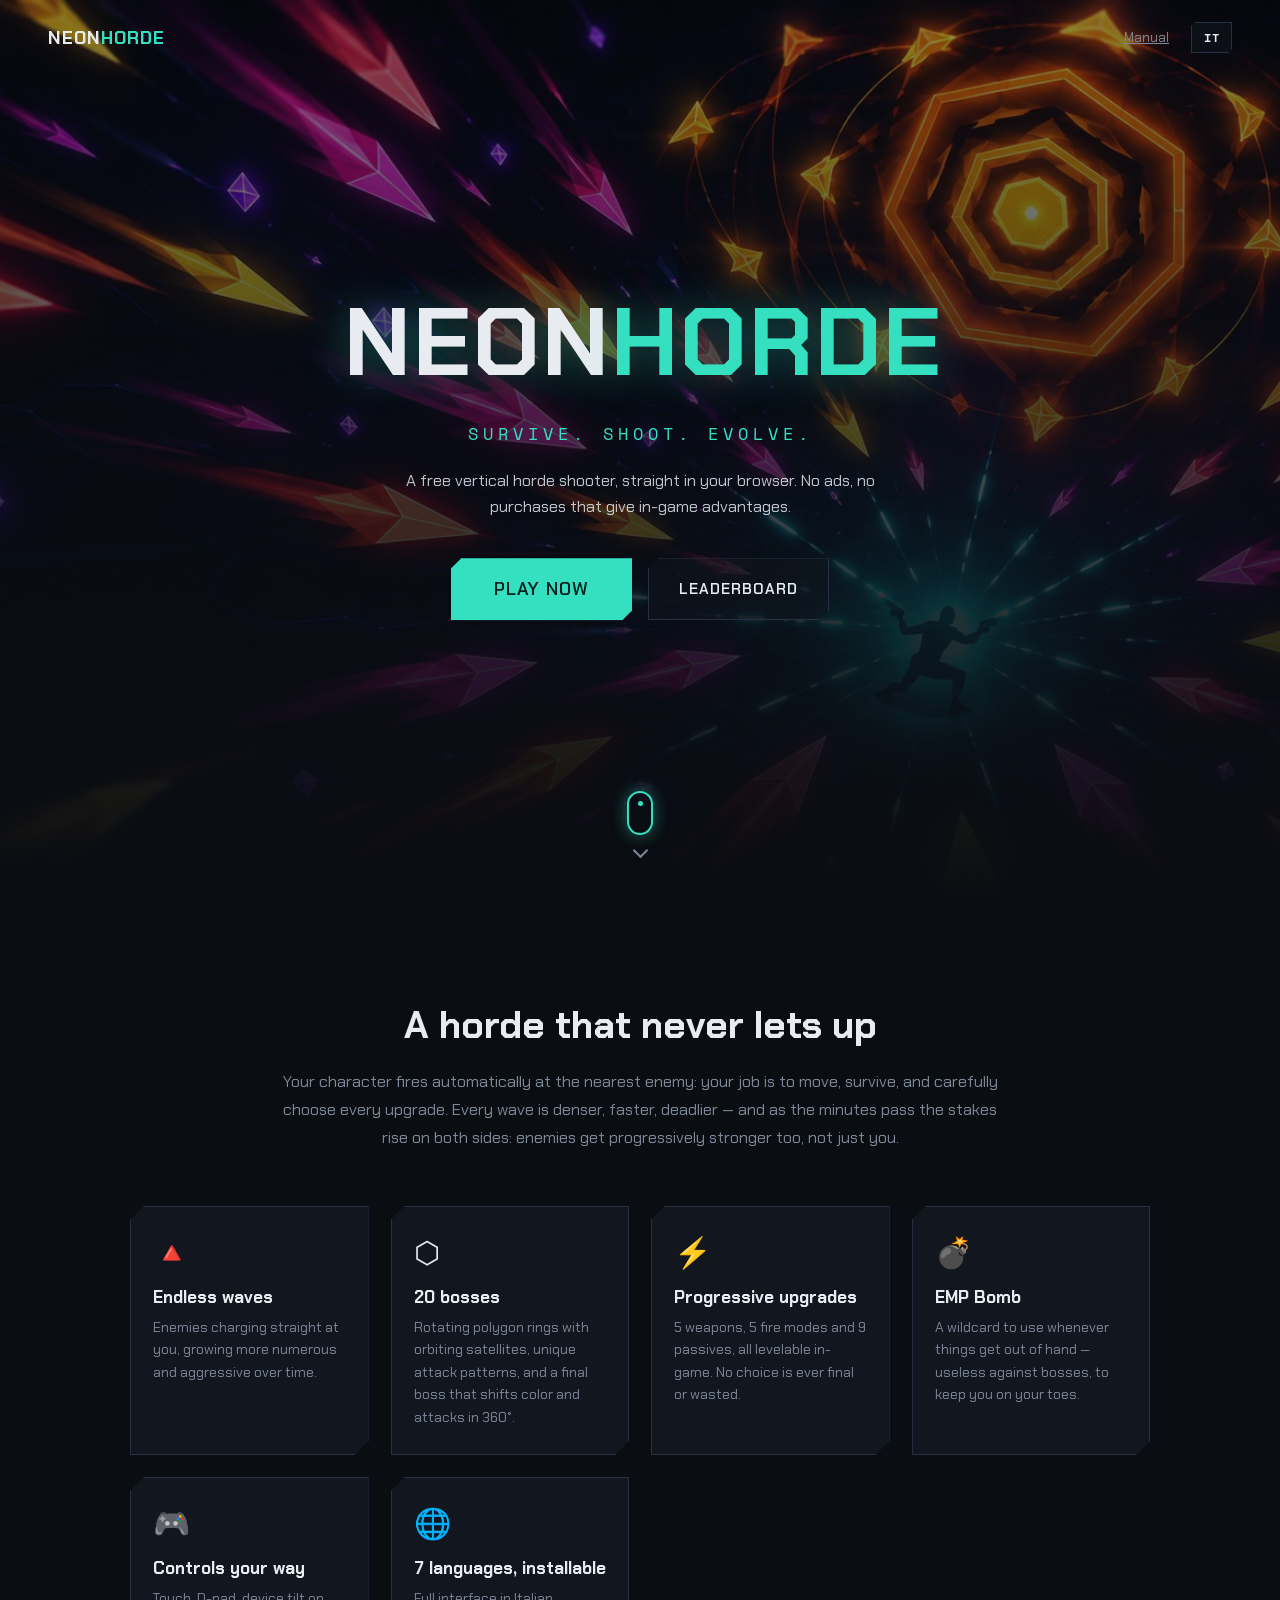
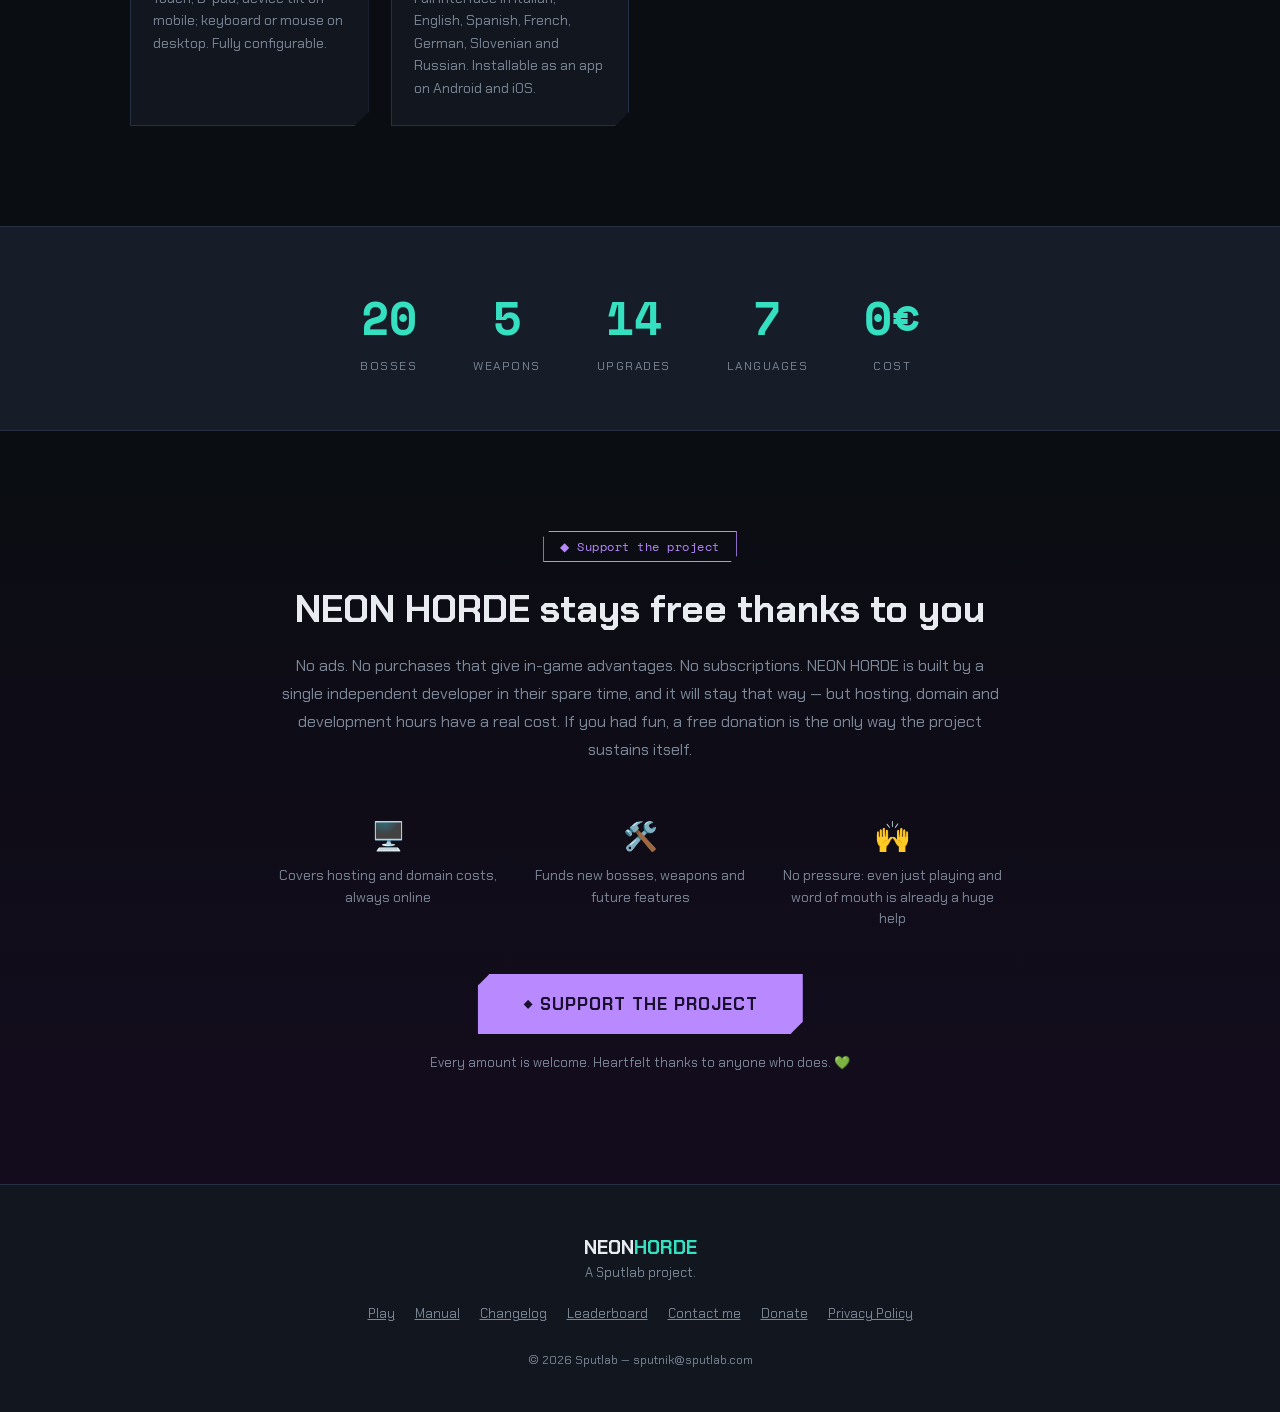
<file: public/index.html>
<!DOCTYPE html>
<html lang="it" class="landing-html">
<head>
<meta charset="UTF-8">
<meta name="viewport" content="width=device-width, initial-scale=1">
<title>NEON HORDE — Horde Shooter Neon nel Browser</title>
<meta name="description" content="NEON HORDE: sopravvivi a ondate infinite di nemici, affronta 20 boss, evolvi il tuo arsenale. Gratis, senza pubblicità, gioca subito nel browser.">

<!-- Open Graph / condivisione social -->
<meta property="og:title" content="NEON HORDE — Horde Shooter Neon nel Browser">
<meta property="og:description" content="Sopravvivi a ondate infinite di nemici, affronta 20 boss, evolvi il tuo arsenale. Gratis, senza pubblicità.">
<meta property="og:image" content="assets/hero.jpg">
<meta property="og:type" content="website">

<link rel="icon" href="favicon.ico" sizes="any">
<link rel="apple-touch-icon" href="icons/apple-touch-icon.png">

<link rel="preconnect" href="https://fonts.googleapis.com">
<link rel="preconnect" href="https://fonts.gstatic.com" crossorigin>
<link href="https://fonts.googleapis.com/css2?family=Chakra+Petch:wght@400;500;600;700&family=Space+Mono:wght@400;700&display=swap" rel="stylesheet">
<link rel="stylesheet" href="css/style.css">
<link rel="stylesheet" href="css/landing.css">
</head>
<body class="landing-body">

<!-- ============================= HERO FULLSCREEN ============================= -->
<header class="hero">
  <div class="hero-overlay"></div>
  <nav class="hero-nav">
    <span class="hero-nav-logo">NEON<span>HORDE</span></span>
    <div class="hero-nav-links">
      <button class="link-btn" id="nav-manual" data-i18n="nav.manual">Manuale</button>
      <button class="lang-switch" id="lang-switch" aria-label="Cambia lingua / Change language">EN</button>
    </div>
  </nav>

  <div class="hero-content">
    <h1 class="hero-title">NEON<span>HORDE</span></h1>
    <p class="hero-tagline" data-i18n="hero.tagline">Sopravvivi. Spara. Evolvi.</p>
    <p class="hero-subtitle" data-i18n="hero.subtitle">
      Un horde shooter verticale gratuito, direttamente nel browser.
      Nessuna pubblicità, nessun acquisto che dia vantaggi in-game.
    </p>
    <div class="hero-cta-row">
      <a class="btn btn-primary btn-hero" href="game.html" data-i18n="hero.play">GIOCA ORA</a>
      <button class="btn btn-hero-secondary" id="hero-leaderboard-btn" data-i18n="hero.leaderboard">CLASSIFICA</button>
    </div>
  </div>

  <button class="scroll-indicator" id="scroll-indicator" data-i18n-aria="hero.scroll_hint" aria-label="Scorri per saperne di più">
    <span class="scroll-indicator-mouse"><span class="scroll-indicator-dot"></span></span>
    <span class="scroll-indicator-chevron"></span>
  </button>
</header>

<!-- ============================= DESCRIZIONE ============================= -->
<section class="section" id="about">
  <div class="section-inner">
    <h2 class="section-title" data-i18n="about.title">Un'orda non ti dà tregua</h2>
    <p class="section-lead" data-i18n="about.lead">
      Il tuo personaggio spara automaticamente verso il nemico più vicino:
      il tuo compito è muoverti, sopravvivere e scegliere con cura ogni
      potenziamento. Ogni ondata è più densa, più veloce, più letale —
      e coi minuti la posta si alza da entrambe le parti: anche i nemici
      diventano progressivamente più forti, non solo tu.
    </p>

    <div class="feature-grid">
      <div class="feature-card">
        <span class="feature-icon">🔺</span>
        <h3 class="feature-title" data-i18n="feature.wave.title">Ondate infinite</h3>
        <p class="feature-desc" data-i18n="feature.wave.desc">Nemici che puntano dritti verso di te, sempre più numerosi e aggressivi col passare del tempo.</p>
      </div>
      <div class="feature-card">
        <span class="feature-icon">⬡</span>
        <h3 class="feature-title" data-i18n="feature.bosses.title">20 boss</h3>
        <p class="feature-desc" data-i18n="feature.bosses.desc">Anelli poligonali rotanti con satelliti orbitanti, pattern d'attacco unici, e un boss finale che cambia colore e attacca a 360°.</p>
      </div>
      <div class="feature-card">
        <span class="feature-icon">⚡</span>
        <h3 class="feature-title" data-i18n="feature.upgrades.title">Potenziamenti progressivi</h3>
        <p class="feature-desc" data-i18n="feature.upgrades.desc">5 armi, 5 modalità di tiro e 9 passivi, tutti livellabili in-game. Nessuna scelta è mai definitiva o sprecata.</p>
      </div>
      <div class="feature-card">
        <span class="feature-icon">💣</span>
        <h3 class="feature-title" data-i18n="feature.bomb.title">Bomba EMP</h3>
        <p class="feature-desc" data-i18n="feature.bomb.desc">Un jolly da usare a piacimento per ripulire lo schermo quando la situazione degenera — inefficace sui boss, per tenerti sulla corda.</p>
      </div>
      <div class="feature-card">
        <span class="feature-icon">🎮</span>
        <h3 class="feature-title" data-i18n="feature.controls.title">Controlli su misura</h3>
        <p class="feature-desc" data-i18n="feature.controls.desc">Touch, D-pad, inclinazione del dispositivo su mobile; tastiera o mouse su desktop. Tutto configurabile.</p>
      </div>
      <div class="feature-card">
        <span class="feature-icon">🌐</span>
        <h3 class="feature-title" data-i18n="feature.langs.title">7 lingue, installabile</h3>
        <p class="feature-desc" data-i18n="feature.langs.desc">Interfaccia completa in italiano, inglese, spagnolo, francese, tedesco, sloveno e russo. Installabile come app su Android e iOS.</p>
      </div>
    </div>
  </div>
</section>

<!-- ============================= STAT BAR ============================= -->
<section class="stat-bar">
  <div class="stat-item"><span class="stat-value">20</span><span class="stat-label" data-i18n="stats.boss">Boss</span></div>
  <div class="stat-item"><span class="stat-value">5</span><span class="stat-label" data-i18n="stats.weapons">Armi</span></div>
  <div class="stat-item"><span class="stat-value">14</span><span class="stat-label" data-i18n="stats.upgrades">Potenziamenti</span></div>
  <div class="stat-item"><span class="stat-value">7</span><span class="stat-label" data-i18n="stats.langs">Lingue</span></div>
  <div class="stat-item"><span class="stat-value">0€</span><span class="stat-label" data-i18n="stats.cost">Costo</span></div>
</section>

<!-- ============================= SUPPORTO / DONAZIONI ============================= -->
<section class="section support-section" id="support">
  <div class="section-inner support-inner">
    <span class="support-badge" data-i18n="support.badge">◆ Supporta il progetto</span>
    <h2 class="section-title" data-i18n="support.title">NEON HORDE resta gratis grazie a te</h2>
    <p class="section-lead" data-i18n="support.lead">
      Nessuna pubblicità. Nessun acquisto che dia vantaggi in-game.
      Nessun abbonamento. NEON HORDE è sviluppato da un solo sviluppatore
      indipendente nel tempo libero, e lo resterà — ma hosting, dominio e
      ore di sviluppo hanno un costo reale. Se ti sei divertito, una
      donazione libera è l'unico modo con cui il progetto si sostiene.
    </p>

    <div class="support-reasons">
      <div class="support-reason">
        <span class="support-reason-icon">🖥️</span>
        <p data-i18n="support.reason1">Copre i costi di hosting e dominio, sempre online</p>
      </div>
      <div class="support-reason">
        <span class="support-reason-icon">🛠️</span>
        <p data-i18n="support.reason2">Finanzia nuovi boss, armi e funzionalità future</p>
      </div>
      <div class="support-reason">
        <span class="support-reason-icon">🙌</span>
        <p data-i18n="support.reason3">Nessuna pressione: anche solo giocare e passaparola è già un aiuto enorme</p>
      </div>
    </div>

    <a class="btn btn-donate" href="https://www.sputlab.com/donate" target="_blank" rel="noopener" data-i18n="support.cta">
      ◆ SOSTIENI IL PROGETTO
    </a>
    <p class="support-footnote" data-i18n="support.footnote">Ogni cifra è benvenuta. Grazie di cuore a chi lo farà. 💚</p>
  </div>
</section>

<!-- ============================= CONTATTI / FOOTER ============================= -->
<footer class="landing-footer">
  <div class="footer-inner">
    <div class="footer-brand">
      <span class="footer-logo">NEON<span>HORDE</span></span>
      <p class="footer-tagline" data-i18n="footer.tagline">Un progetto Sputlab.</p>
    </div>
    <div class="footer-links">
      <a class="link-btn" href="game.html" data-i18n="footer.play">Gioca</a>
      <button class="link-btn" id="footer-manual" data-i18n="nav.manual">Manuale</button>
      <button class="link-btn" id="footer-changelog" data-i18n="nav.changelog">Changelog</button>
      <button class="link-btn" id="footer-leaderboard" data-i18n="nav.leaderboard">Classifica</button>
      <a class="link-btn" href="mailto:sputnik@sputlab.com" data-i18n="footer.contact">Contattami</a>
      <a class="link-btn" href="https://www.sputlab.com/donate" target="_blank" rel="noopener" data-i18n="footer.donate">Dona</a>
      <a class="link-btn" href="game.html" data-i18n="footer.privacy">Privacy Policy</a>
    </div>
    <p class="footer-copyright">© 2026 Sputlab — sputnik@sputlab.com</p>
  </div>
</footer>

<!-- ============================= MODALE CLASSIFICA ============================= -->
<div id="leaderboard-modal" class="modal-overlay hidden">
  <div class="modal-box">
    <h2 class="screen-title" data-i18n="leaderboard.title">Classifica Globale</h2>
    <div class="tabs-secondary" id="landing-leaderboard-diff-tabs">
      <button class="tab-small" data-diff-tab="easy" data-i18n="difficulty.easy">FACILE</button>
      <button class="tab-small active" data-diff-tab="normal" data-i18n="difficulty.normal">NORMALE</button>
      <button class="tab-small" data-diff-tab="hard" data-i18n="difficulty.hard">DIFFICILE</button>
      <button class="tab-small" data-diff-tab="inferno" data-i18n="difficulty.inferno">INFERNO</button>
    </div>
    <div class="modal-scroll">
      <div id="landing-leaderboard-list" class="leaderboard-list">
        <div class="lb-row"><span class="lb-name" data-i18n="leaderboard.loading">Caricamento…</span></div>
      </div>
    </div>
    <button class="btn btn-primary" id="leaderboard-close" data-i18n="common.close">CHIUDI</button>
  </div>
</div>

<!-- ============================= MODALE CHANGELOG ============================= -->
<div id="landing-changelog-modal" class="modal-overlay hidden">
  <div class="modal-box">
    <h2 class="screen-title" data-i18n="nav.changelog">Changelog</h2>
    <div class="modal-scroll">

      <div id="changelog-body-it" class="changelog-lang">
        <div class="changelog-entry">
          <h3>v1.37.1</h3>
          <ul><li>Corretta una falla residua nella protezione del nickname per gli ospiti.</li></ul>
        </div>
        <div class="changelog-entry">
          <h3>v1.37.0</h3>
          <ul><li>Corretto alla radice il bug del nickname tra ospiti e registrati; nuovo modale informativo; cambio nickname ed eliminazione account.</li></ul>
        </div>
        <div class="changelog-entry">
          <h3>v1.36.0</h3>
          <ul><li>Corretto un bug del database sulle missioni; registrazione a fine partita in un modale; nuovo manuale nella landing page.</li></ul>
        </div>
        <div class="changelog-entry">
          <h3>v1.35.0</h3>
          <ul><li>Corretta la registrazione per gli ospiti con nickname già scelto; missioni/traguardi visibili anche da ospite; nuovo flusso di fine partita.</li></ul>
        </div>
        <div class="changelog-entry">
          <h3>v1.34.0</h3>
          <ul>
            <li>Corretto un bug importante: le run lunghe con boss di alto livello venivano rifiutate in blocco, senza punteggio né gemme.</li>
            <li>Corretto lo sfasamento delle gemme tra negozio e schermata principale dopo il riscatto di missioni/traguardi.</li>
          </ul>
        </div>
        <div class="changelog-entry">
          <h3>v1.33.0</h3>
          <ul><li>Nuovi "Traguardi" a progressione permanente, con 6 skin esclusive.</li></ul>
        </div>
        <div class="changelog-entry">
          <h3>v1.32.0</h3>
          <ul><li>Corretto bug Impulso Magnetico, potenziamenti magnetici unificati, percentuali corrette, descrizioni dinamiche.</li></ul>
        </div>
        <div class="changelog-entry">
          <h3>v1.31.0</h3>
          <ul><li>Corretto bug audio iOS, musica dal menu, "vero duello" boss, nuove missioni archiviate.</li></ul>
        </div>
        <div class="changelog-entry">
          <h3>v1.30.0</h3>
          <ul><li>Corretta la barra boss residua. Nuova modalità infinita dopo il ventesimo boss.</li></ul>
        </div>
        <div class="changelog-entry">
          <h3>v1.29.0</h3>
          <ul><li>Corretto un bug importante negli attacchi a distanza dei boss (non scattavano quasi mai a 60Hz). Difficoltà calibrata per tier.</li></ul>
        </div>
        <div class="changelog-entry">
          <h3>v1.28.0</h3>
          <ul><li>Ondate "blindate" durante i boss, corretto il timer del prossimo boss.</li></ul>
        </div>
        <div class="changelog-entry">
          <h3>v1.27.0</h3>
          <ul><li>Skin per le armi, offerta del giorno, loadout di partenza, bundle scontati.</li></ul>
        </div>
        <div class="changelog-entry">
          <h3>v1.26.0</h3>
          <ul><li>4 nuove skin: Nucleo Pulsante, Sentinella, Sovraccarico, Spettro.</li></ul>
        </div>
        <div class="changelog-entry">
          <h3>v1.25.0</h3>
          <ul><li>4 nuove armi: Boomerang, Fulmine a Catena, Railgun, Drone Orbitale.</li></ul>
        </div>
        <div class="changelog-entry">
          <h3>v1.24.0</h3>
          <ul><li>4 nuovi nemici: Divisore, Corazzato, Teletrasportatore, Evocatore.</li></ul>
        </div>
        <div class="changelog-entry">
          <h3>v1.23.0</h3>
          <ul><li>4 nuovi potenziamenti passivi (Spine Ritorsive, Secondo Fiato, Impulso Magnetico, Campo Rallentante).</li></ul>
        </div>
        <div class="changelog-entry">
          <h3>v1.22.0</h3>
          <ul><li>Ridotta la durata dei proiettili homing, troppo efficaci a lungo senza sforzo.</li></ul>
        </div>
        <div class="changelog-entry">
          <h3>v1.21.0</h3>
          <ul><li>Corretto un bug importante: gli acquisti del negozio ora hanno davvero effetto in partita. Card punteggio più grande e leggibile.</li></ul>
        </div>
        <div class="changelog-entry">
          <h3>v1.20.0</h3>
          <ul>
            <li>Rimossi i nickname automatici tipo "Player1234"; nuovo indicatore utenti online in schermata titolo.</li>
          </ul>
        </div>
        <div class="changelog-entry">
          <h3>v1.19.0</h3>
          <ul><li>Schermata fine partita ristrutturata: nessuno scroll in orizzontale, punteggio più evidente, layout più compatto.</li></ul>
        </div>
        <div class="changelog-entry">
          <h3>v1.18.1</h3>
          <ul><li>Riepilogo fine partita su una riga anche su desktop. Nuovo titolo "Sistema compromesso".</li></ul>
        </div>
        <div class="changelog-entry">
          <h3>v1.18.0</h3>
          <ul>
            <li>Corretto testo illeggibile nelle card potenziamento. Nuovo streak giornaliero, card punteggio condivisibile, feedback rapido post-partita.</li>
          </ul>
        </div>
        <div class="changelog-entry">
          <h3>v1.17.0</h3>
          <ul>
            <li>Nuova difficoltà "Facile". Classifica arricchita e separata per difficoltà. Menu riorganizzati per l'orizzontale.</li>
          </ul>
        </div>
        <div class="changelog-entry">
          <h3>v1.16.1</h3>
          <ul><li>Colonna sonora: da vaporwave/ambient a dark/hard techno e drum'n'bass.</li></ul>
        </div>
        <div class="changelog-entry">
          <h3>v1.16.0</h3>
          <ul>
            <li>Corretto il modale di calibrazione sensori in orizzontale.</li>
            <li>Nuova colonna sonora procedurale: 40 loop tra ambient e boss.</li>
          </ul>
        </div>
        <div class="changelog-entry">
          <h3>v1.15.0</h3>
          <ul>
            <li>Corretto un bug sui controlli a inclinazione tra verticale e orizzontale.</li>
            <li>Nuovo prompt per scegliere un nickname prima di iniziare la partita.</li>
          </ul>
        </div>
        <div class="changelog-entry">
          <h3>v1.14.2</h3>
          <ul><li>Privacy Policy (nel gioco) corretta: Umami è un servizio cloud di terze parti.</li></ul>
        </div>
        <div class="changelog-entry">
          <h3>v1.14.1</h3>
          <ul><li>Privacy Policy (nel gioco) aggiornata per l'introduzione di Umami Analytics.</li></ul>
        </div>
        <div class="changelog-entry">
          <h3>v1.14.0</h3>
          <ul>
            <li>Questa landing page è ora completamente bilingue IT/EN, changelog e classifica inclusi.</li>
            <li>Corretto un bug per cui questa pagina non scrollava su desktop.</li>
          </ul>
        </div>
        <div class="changelog-entry">
          <h3>v1.13.0</h3>
          <ul><li>Riorganizzati i file: il gioco è ora "game.html", questa landing page è "index.html".</li></ul>
        </div>
        <div class="changelog-entry">
          <h3>v1.11.0</h3>
          <ul>
            <li>Corretto un bug importante sui proiettili homing: ora restano agganciati a un solo bersaglio invece di ondeggiare senza mai colpire nulla.</li>
            <li>Tutti i proiettili hanno una durata massima di vita (3.5s) e svaniscono invece di vagare all'infinito.</li>
          </ul>
        </div>
        <div class="changelog-entry">
          <h3>v1.10.x</h3>
          <ul>
            <li>Prompt di rotazione su mobile, mostrato solo subito prima di avviare una partita.</li>
            <li>Nuovo D-pad virtuale a trascinamento, configurabile per lato e dimensione.</li>
            <li>Calibrazione dei sensori di movimento con livella virtuale.</li>
            <li>Nickname univoci (non case-sensitive).</li>
          </ul>
        </div>
        <div class="changelog-entry">
          <h3>v1.9.0</h3>
          <ul><li>Il gioco è ora una PWA installabile su Android e iOS.</li></ul>
        </div>
        <div class="changelog-entry">
          <h3>v1.8.0</h3>
          <ul>
            <li>Bomba EMP: nuovo potenziamento accumulabile che azzera i nemici a schermo (non i boss).</li>
            <li>Privacy Policy conforme al GDPR.</li>
          </ul>
        </div>
        <div class="changelog-entry">
          <h3>v1.5.0 – v1.7.0</h3>
          <ul>
            <li>Sistema di potenziamenti reso davvero progressivo, con livelli e due nuovi passivi (Colpo Critico, Vampirismo).</li>
            <li>Roster boss esteso da 3 a 20, con nuovo aspetto ad anelli poligonali e satelliti orbitanti.</li>
          </ul>
        </div>
        <div class="changelog-entry">
          <h3>v1.0.0 – v1.4.0</h3>
          <ul>
            <li>Prima versione pubblica: gameplay completo, backend PHP/MySQL, anti-cheat.</li>
            <li>Reset password, negozio, missioni giornaliere, menu Impostazioni, traduzione in 7 lingue, modalità Daltonici.</li>
          </ul>
        </div>
      </div>

      <div id="changelog-body-en" class="changelog-lang hidden">
        <div class="changelog-entry">
          <h3>v1.37.1</h3>
          <ul><li>Fixed a remaining gap in guest nickname protection.</li></ul>
        </div>
        <div class="changelog-entry">
          <h3>v1.37.0</h3>
          <ul><li>Fixed the guest/registered nickname conflict at its root; new info modal; change nickname and delete account.</li></ul>
        </div>
        <div class="changelog-entry">
          <h3>v1.36.0</h3>
          <ul><li>Fixed a database bug on missions; registration at game over now in a modal; new manual on the landing page.</li></ul>
        </div>
        <div class="changelog-entry">
          <h3>v1.35.0</h3>
          <ul><li>Fixed registration for guests with an existing nickname; missions/milestones visible as guest; new game-over flow.</li></ul>
        </div>
        <div class="changelog-entry">
          <h3>v1.34.0</h3>
          <ul>
            <li>Fixed a major bug: long runs with high-tier boss kills were rejected outright, with no score or gems awarded.</li>
            <li>Fixed a gem-count mismatch between the shop and the main screen after claiming missions/milestones.</li>
          </ul>
        </div>
        <div class="changelog-entry">
          <h3>v1.33.0</h3>
          <ul><li>New permanent-progression "Milestones", with 6 exclusive skins.</li></ul>
        </div>
        <div class="changelog-entry">
          <h3>v1.32.0</h3>
          <ul><li>Fixed Magnet Pulse bug, unified magnet passives, corrected percentages, dynamic descriptions.</li></ul>
        </div>
        <div class="changelog-entry">
          <h3>v1.31.0</h3>
          <ul><li>Fixed iOS audio bug, menu music, "true boss duel", archived missions.</li></ul>
        </div>
        <div class="changelog-entry">
          <h3>v1.30.0</h3>
          <ul><li>Fixed lingering boss bar. New endless mode past the 20th boss.</li></ul>
        </div>
        <div class="changelog-entry">
          <h3>v1.29.0</h3>
          <ul><li>Fixed a major bug in boss ranged attacks (almost never fired at 60Hz). Attack difficulty now tuned per tier.</li></ul>
        </div>
        <div class="changelog-entry">
          <h3>v1.28.0</h3>
          <ul><li>"Sealed" waves during boss fights, fixed next-boss timer.</li></ul>
        </div>
        <div class="changelog-entry">
          <h3>v1.27.0</h3>
          <ul><li>Weapon skins, daily deal, starting loadout, discounted bundles.</li></ul>
        </div>
        <div class="changelog-entry">
          <h3>v1.26.0</h3>
          <ul><li>4 new skins: Pulse Core, Sentinel, Overcharge, Spectre.</li></ul>
        </div>
        <div class="changelog-entry">
          <h3>v1.25.0</h3>
          <ul><li>4 new weapons: Boomerang, Chain Lightning, Railgun, Orbital Drone.</li></ul>
        </div>
        <div class="changelog-entry">
          <h3>v1.24.0</h3>
          <ul><li>4 new enemies: Splitter, Shielded, Teleporter, Summoner.</li></ul>
        </div>
        <div class="changelog-entry">
          <h3>v1.23.0</h3>
          <ul><li>4 new passive upgrades (Retaliation Spikes, Second Wind, Magnet Pulse, Slowing Field).</li></ul>
        </div>
        <div class="changelog-entry">
          <h3>v1.22.0</h3>
          <ul><li>Reduced homing projectile lifetime, too effective for too long without effort.</li></ul>
        </div>
        <div class="changelog-entry">
          <h3>v1.21.0</h3>
          <ul><li>Fixed a major bug: shop purchases now actually affect gameplay. Bigger, more readable score card.</li></ul>
        </div>
        <div class="changelog-entry">
          <h3>v1.20.0</h3>
          <ul>
            <li>Removed automatic "Player1234"-style nicknames; new online player count on the title screen.</li>
          </ul>
        </div>
        <div class="changelog-entry">
          <h3>v1.19.0</h3>
          <ul><li>Game-over screen restructured: no landscape scrolling, score more prominent, more compact layout.</li></ul>
        </div>
        <div class="changelog-entry">
          <h3>v1.18.1</h3>
          <ul><li>Game-over recap on one row on desktop too. New title "System compromised".</li></ul>
        </div>
        <div class="changelog-entry">
          <h3>v1.18.0</h3>
          <ul>
            <li>Fixed unreadable text in upgrade cards. New daily streak, shareable score card, quick post-run feedback.</li>
          </ul>
        </div>
        <div class="changelog-entry">
          <h3>v1.17.0</h3>
          <ul>
            <li>New "Easy" difficulty. Leaderboard enriched and split by difficulty. Menus reorganized for landscape.</li>
          </ul>
        </div>
        <div class="changelog-entry">
          <h3>v1.16.1</h3>
          <ul><li>Soundtrack: from vaporwave/ambient to dark/hard techno and drum'n'bass.</li></ul>
        </div>
        <div class="changelog-entry">
          <h3>v1.16.0</h3>
          <ul>
            <li>Fixed the sensor calibration modal in landscape.</li>
            <li>New procedural soundtrack: 40 loops across ambient and boss tracks.</li>
          </ul>
        </div>
        <div class="changelog-entry">
          <h3>v1.15.0</h3>
          <ul>
            <li>Fixed a bug with tilt controls between portrait and landscape.</li>
            <li>New prompt to choose a nickname before starting a match.</li>
          </ul>
        </div>
        <div class="changelog-entry">
          <h3>v1.14.2</h3>
          <ul><li>Privacy Policy (in the game) corrected: Umami is a third-party cloud service.</li></ul>
        </div>
        <div class="changelog-entry">
          <h3>v1.14.1</h3>
          <ul><li>Privacy Policy (in the game) updated for the introduction of Umami Analytics.</li></ul>
        </div>
        <div class="changelog-entry">
          <h3>v1.14.0</h3>
          <ul>
            <li>This landing page is now fully bilingual IT/EN, changelog and leaderboard included.</li>
            <li>Fixed a bug where this page didn't scroll on desktop.</li>
          </ul>
        </div>
        <div class="changelog-entry">
          <h3>v1.13.0</h3>
          <ul><li>Reorganized the files: the game is now "game.html", this landing page is "index.html".</li></ul>
        </div>
        <div class="changelog-entry">
          <h3>v1.11.0</h3>
          <ul>
            <li>Fixed a major bug with homing projectiles: they now lock onto a single target instead of wobbling around without ever hitting anything.</li>
            <li>All projectiles now have a maximum lifetime (3.5s) and fade out instead of wandering indefinitely.</li>
          </ul>
        </div>
        <div class="changelog-entry">
          <h3>v1.10.x</h3>
          <ul>
            <li>Rotation prompt on mobile, shown only right before starting a match.</li>
            <li>New drag-based virtual D-pad, configurable side and size.</li>
            <li>Motion sensor calibration with a virtual level.</li>
            <li>Unique nicknames (case-insensitive).</li>
          </ul>
        </div>
        <div class="changelog-entry">
          <h3>v1.9.0</h3>
          <ul><li>The game is now a PWA installable on Android and iOS.</li></ul>
        </div>
        <div class="changelog-entry">
          <h3>v1.8.0</h3>
          <ul>
            <li>EMP Bomb: new stackable upgrade that wipes out on-screen enemies (not bosses).</li>
            <li>GDPR-compliant Privacy Policy.</li>
          </ul>
        </div>
        <div class="changelog-entry">
          <h3>v1.5.0 – v1.7.0</h3>
          <ul>
            <li>Upgrade system made truly progressive, with levels and two new passives (Critical Hit, Lifesteal).</li>
            <li>Boss roster expanded from 3 to 20, with a new look featuring polygon rings and orbiting satellites.</li>
          </ul>
        </div>
        <div class="changelog-entry">
          <h3>v1.0.0 – v1.4.0</h3>
          <ul>
            <li>First public release: full gameplay, PHP/MySQL backend, anti-cheat.</li>
            <li>Password reset, shop, daily missions, Settings menu, translation into 7 languages, Colorblind Mode.</li>
          </ul>
        </div>
      </div>

    </div>
    <button class="btn btn-primary" id="landing-changelog-close" data-i18n="common.close">CHIUDI</button>
  </div>
</div>

<!-- ============================= MODALE: MANUALE ============================= -->
<div id="landing-manual-modal" class="modal-overlay hidden">
  <div class="modal-box modal-box-wide">
    <h2 class="screen-title" data-i18n="nav.manual">Manuale</h2>
    <div class="modal-scroll">

      <div id="manual-body-it" class="changelog-lang">
        <nav class="manual-toc">
          <a href="#man-basics">Come si gioca</a>
          <a href="#man-upgrades">Livelli</a>
          <a href="#man-weapons">Armi</a>
          <a href="#man-firemodes">Modalità di tiro</a>
          <a href="#man-passives">Passivi</a>
          <a href="#man-enemies">Nemici</a>
          <a href="#man-bosses">Boss</a>
          <a href="#man-bomb">Bomba EMP</a>
          <a href="#man-difficulty">Difficoltà</a>
          <a href="#man-shop">Negozio</a>
          <a href="#man-missions">Missioni</a>
          <a href="#man-achievements">Traguardi</a>
          <a href="#man-account">Account</a>
          <a href="#man-leaderboard">Classifica</a>
          <a href="#man-settings">Impostazioni</a>
        </nav>

        <div class="manual-section" id="man-basics">
          <h3>Come si gioca</h3>
          <p>Il personaggio spara automaticamente contro il nemico più vicino entro un certo raggio: non serve mirare, il tuo compito è muoverti e scegliere i potenziamenti giusti. Su desktop ci si muove con WASD o le frecce (o col mouse, a seconda dei controlli scelti nelle Impostazioni); su mobile con un D-pad virtuale trascinabile, il tocco diretto, o l'inclinazione del dispositivo.</p>
          <p>Sopravvivi il più a lungo possibile: il tempo passa, le ondate si susseguono, i nemici diventano via via più numerosi e più forti. Raccogli le gemme di esperienza (verdi) rilasciate dai nemici sconfitti per salire di livello, e le monete (gialle) per guadagnare gemme spendibili nel negozio a fine partita.</p>
        </div>

        <div class="manual-section" id="man-upgrades">
          <h3>Livelli e potenziamenti</h3>
          <p>Ogni volta che sali di livello, il gioco ti offre 3 scelte tra armi, modalità di tiro e passivi: sceglierne una interrompe brevemente l'azione, poi si riprende subito. Ogni potenziamento può essere scelto più volte fino al suo livello massimo, diventando via via più efficace — nessuna scelta è mai sprecata. Le carte mostrano sempre il bonus totale attuale, quello che otterresti scegliendole di nuovo, e il massimo raggiungibile.</p>
        </div>

        <div class="manual-section" id="man-weapons">
          <h3>Armi (9 totali)</h3>
          <p>Solo un'arma alla volta è equipaggiata, e ogni nuova arma scelta sostituisce quella corrente. Pistola e Mitragliatrice sono sempre disponibili fin da subito; le altre 7 vanno prima sbloccate nel Negozio prima di poter comparire tra le scelte in game.</p>
          <ul>
            <li><strong>Pistola</strong> — colpo singolo affidabile, il punto di partenza.</li>
            <li><strong>Mitragliatrice</strong> — cadenza altissima, danno per colpo più basso.</li>
            <li><strong>Shotgun</strong> — 5 proiettili a ventaglio, letale a corto raggio.</li>
            <li><strong>Laser</strong> — perfora più nemici in linea.</li>
            <li><strong>Flamethrower</strong> — raffica ravvicinata a raggio limitato ma cadenza fortissima.</li>
            <li><strong>Boomerang</strong> — esce e torna indietro, colpendo due volte lungo il tragitto.</li>
            <li><strong>Fulmine a Catena</strong> — salta al nemico più vicino non ancora colpito dopo ogni impatto.</li>
            <li><strong>Railgun</strong> — perforazione quasi totale, ma tiro lentissimo.</li>
            <li><strong>Drone Orbitale</strong> — non spara: un satellite orbita di continuo attorno a te, colpendo chi vi passa vicino.</li>
          </ul>
        </div>

        <div class="manual-section" id="man-firemodes">
          <h3>Modalità di tiro (5 totali)</h3>
          <p>Si sommano all'arma equipaggiata, non la sostituiscono.</p>
          <ul>
            <li><strong>Proiettili Multipli</strong> — un proiettile extra per sparo.</li>
            <li><strong>Perforazione</strong> — il colpo attraversa un nemico extra.</li>
            <li><strong>Rimbalzo</strong> — il colpo rimbalza su un bersaglio extra.</li>
            <li><strong>Aggancio</strong> — i proiettili virano leggermente verso il bersaglio più vicino.</li>
            <li><strong>Esplosivo</strong> — impatto ad area.</li>
          </ul>
        </div>

        <div class="manual-section" id="man-passives">
          <h3>Passivi (12 totali)</h3>
          <ul>
            <li><strong>Potenza di fuoco</strong> — più danno.</li>
            <li><strong>Cadenza di tiro</strong> — spari più spesso.</li>
            <li><strong>Stivali agili</strong> — più velocità di movimento.</li>
            <li><strong>Campo Magnetico</strong> — raggio di raccolta pickup crescente su 4 stage, fino ad attrarre tutto ciò che è visibile.</li>
            <li><strong>Rigenerazione</strong> — cura nel tempo.</li>
            <li><strong>Scudo temporaneo</strong> — blocca un colpo.</li>
            <li><strong>Vitalità</strong> — più HP massimi.</li>
            <li><strong>Colpo Critico</strong> — probabilità di infliggere danno doppio.</li>
            <li><strong>Vampirismo</strong> — cura in base al danno inflitto, temporaneo (si rinnova risceglendolo).</li>
            <li><strong>Spine Ritorsive</strong> — riflette parte del danno subito ai nemici vicini.</li>
            <li><strong>Secondo Fiato</strong> — sopravvivi a un colpo letale una volta a partita.</li>
            <li><strong>Campo Rallentante</strong> — rallenta i nemici vicini.</li>
          </ul>
        </div>

        <div class="manual-section" id="man-enemies">
          <h3>Nemici (9 tipi)</h3>
          <p>Sbloccati progressivamente col passare del tempo in una run.</p>
          <ul>
            <li><strong>Base, Veloce, Tank, A Distanza, Sciame</strong> — i primi 5, presenti fin dai primi minuti.</li>
            <li><strong>Divisore</strong> — alla morte si divide in due copie più deboli.</li>
            <li><strong>Corazzato</strong> — scudo rotante che blocca la maggior parte dei colpi da un lato.</li>
            <li><strong>Teletrasportatore</strong> — si sposta periodicamente vicino a te.</li>
            <li><strong>Evocatore</strong> — mantiene le distanze e genera periodicamente rinforzi.</li>
          </ul>
        </div>

        <div class="manual-section" id="man-bosses">
          <h3>Boss</h3>
          <p>Ogni pochi minuti arriva un boss: quando appare, i nemici regolari già presenti vengono spazzati via per un vero duello uno-contro-uno, e lo spawner smette di generarne di nuovi finché non lo sconfiggi. 20 boss in tutto, ciascuno con un proprio pattern d'attacco (carica, raffica di proiettili, evocazione di rinforzi), sempre più forti mano a mano che ne sconfiggi. Dopo il ventesimo, il roster ricomincia da capo con una crescita più dolce: puoi continuare a giocare all'infinito.</p>
        </div>

        <div class="manual-section" id="man-bomb">
          <h3>Bomba EMP</h3>
          <p>Un potenziamento accumulabile: una volta ottenuto, puoi attivarlo quando vuoi per eliminare tutti i nemici regolari visibili sullo schermo — inefficace sui boss, va usata con criterio nei momenti più critici.</p>
        </div>

        <div class="manual-section" id="man-difficulty">
          <h3>Difficoltà</h3>
          <p>4 livelli tra cui scegliere a inizio partita: Facile, Normale, Difficile, Inferno — influenzano la forza dei nemici, la velocità con cui aumentano nel tempo, e le gemme guadagnate a fine partita.</p>
        </div>

        <div class="manual-section" id="man-shop">
          <h3>Negozio</h3>
          <p>Spendi le gemme guadagnate a fine partita in miglioramenti permanenti.</p>
          <ul>
            <li>Statistiche base (vita, danno, velocità) — accumulabili su più livelli.</li>
            <li>Sblocco delle armi oltre a Pistola e Mitragliatrice.</li>
            <li>Skin per il personaggio, puramente estetiche.</li>
            <li>Skin per le armi, che ricolorano i proiettili di un'arma specifica.</li>
            <li>Bundle scontati che raggruppano più oggetti insieme.</li>
            <li>Un'offerta del giorno, sempre su un oggetto diverso, scontata del 30% per 24 ore.</li>
          </ul>
        </div>

        <div class="manual-section" id="man-missions">
          <h3>Missioni giornaliere</h3>
          <p>Obiettivi che si rinnovano ogni giorno (uccisioni, sopravvivenza, ondate raggiunte, boss sconfitti, run giocate), ciascuno con una ricompensa in gemme. Una volta riscattate, si spostano nell'apposito tab "Completate".</p>
        </div>

        <div class="manual-section" id="man-achievements">
          <h3>Traguardi</h3>
          <p>A differenza delle missioni giornaliere, i Traguardi non si resettano mai: seguono i tuoi progressi totali (uccisioni, run completate, miglior sopravvivenza, streak giornaliera, boss sconfitti, danno inflitto) su più livelli crescenti. Raggiungendo i livelli più alti in ciascuna categoria sblocchi anche una skin esclusiva, ottenibile solo così, mai in vendita nel negozio.</p>
        </div>

        <div class="manual-section" id="man-account">
          <h3>Account e progressione</h3>
          <p>Puoi giocare subito come ospite, ma un account (email e password) ti permette di comparire in classifica e mantenere i tuoi progressi al sicuro su qualunque dispositivo. Puoi registrarti in qualunque momento, anche a fine partita, senza perdere nickname, gemme o progressi già accumulati come ospite. Giocando almeno una partita al giorno mantieni viva una streak, con un piccolo bonus di gemme che cresce insieme ai giorni consecutivi.</p>
        </div>

        <div class="manual-section" id="man-leaderboard">
          <h3>Classifica</h3>
          <p>Una classifica globale separata per ciascun livello di difficoltà, in base al punteggio.</p>
        </div>

        <div class="manual-section" id="man-settings">
          <h3>Impostazioni e controlli</h3>
          <p>Personalizza schema di controllo, D-pad, sensori di movimento, skin equipaggiata, arma di partenza, modalità Daltonici, effetti visivi avanzati, e altro ancora — tutto accessibile dal menu Impostazioni in game.</p>
        </div>
      </div>

      <div id="manual-body-en" class="changelog-lang hidden">
        <nav class="manual-toc">
          <a href="#man-basics-en">How to play</a>
          <a href="#man-upgrades-en">Leveling up</a>
          <a href="#man-weapons-en">Weapons</a>
          <a href="#man-firemodes-en">Fire modes</a>
          <a href="#man-passives-en">Passives</a>
          <a href="#man-enemies-en">Enemies</a>
          <a href="#man-bosses-en">Bosses</a>
          <a href="#man-bomb-en">EMP Bomb</a>
          <a href="#man-difficulty-en">Difficulty</a>
          <a href="#man-shop-en">Shop</a>
          <a href="#man-missions-en">Missions</a>
          <a href="#man-achievements-en">Milestones</a>
          <a href="#man-account-en">Account</a>
          <a href="#man-leaderboard-en">Leaderboard</a>
          <a href="#man-settings-en">Settings</a>
        </nav>

        <div class="manual-section" id="man-basics-en">
          <h3>How to play</h3>
          <p>Your character shoots automatically at the nearest enemy within range: no aiming needed, your job is to move and pick the right upgrades. On desktop, move with WASD or arrow keys (or the mouse, depending on your chosen control scheme in Settings); on mobile, use the draggable virtual D-pad, direct touch, or device tilt.</p>
          <p>Survive as long as possible: time passes, waves keep coming, enemies grow more numerous and stronger. Collect experience gems (green) dropped by defeated enemies to level up, and coins (yellow) to earn gems you can spend in the shop after the run.</p>
        </div>

        <div class="manual-section" id="man-upgrades-en">
          <h3>Leveling up</h3>
          <p>Every time you level up, you're offered 3 choices among weapons, fire modes, and passives: picking one briefly pauses the action, then resumes right away. Every upgrade can be picked multiple times up to its max level, growing more effective each time — no pick is ever wasted. Cards always show the current total bonus, what you'd get by picking again, and the maximum reachable.</p>
        </div>

        <div class="manual-section" id="man-weapons-en">
          <h3>Weapons (9 total)</h3>
          <p>Only one weapon is equipped at a time, and picking a new one replaces the current one. Pistol and SMG are always available from the start; the other 7 must first be unlocked in the Shop before they can appear as in-run choices.</p>
          <ul>
            <li><strong>Pistol</strong> — reliable single shot, the starting point.</li>
            <li><strong>SMG</strong> — very high fire rate, lower damage per hit.</li>
            <li><strong>Shotgun</strong> — 5 spread pellets, deadly at close range.</li>
            <li><strong>Laser</strong> — pierces through multiple enemies in a line.</li>
            <li><strong>Flamethrower</strong> — close-range burst with limited range but very high fire rate.</li>
            <li><strong>Boomerang</strong> — flies out and back, hitting twice along the way.</li>
            <li><strong>Chain Lightning</strong> — jumps to the nearest not-yet-hit enemy after each impact.</li>
            <li><strong>Railgun</strong> — near-total piercing, but very slow to fire.</li>
            <li><strong>Orbital Drone</strong> — doesn't shoot: a satellite continuously orbits you, hitting whatever passes near it.</li>
          </ul>
        </div>

        <div class="manual-section" id="man-firemodes-en">
          <h3>Fire modes (5 total)</h3>
          <p>These stack on top of your equipped weapon, they don't replace it.</p>
          <ul>
            <li><strong>Multishot</strong> — one extra projectile per shot.</li>
            <li><strong>Pierce</strong> — the shot passes through one extra enemy.</li>
            <li><strong>Bounce</strong> — the shot bounces to one extra target.</li>
            <li><strong>Homing</strong> — projectiles steer slightly toward the nearest target.</li>
            <li><strong>Explosive</strong> — area-of-effect impact.</li>
          </ul>
        </div>

        <div class="manual-section" id="man-passives-en">
          <h3>Passives (12 total)</h3>
          <ul>
            <li><strong>Firepower</strong> — more damage.</li>
            <li><strong>Rate of Fire</strong> — shoot more often.</li>
            <li><strong>Swift Boots</strong> — faster movement speed.</li>
            <li><strong>Magnetic Field</strong> — growing pickup radius across 4 stages, up to attracting everything on screen.</li>
            <li><strong>Regeneration</strong> — heal over time.</li>
            <li><strong>Temporary Shield</strong> — blocks one hit.</li>
            <li><strong>Vitality</strong> — more max HP.</li>
            <li><strong>Critical Hit</strong> — chance to deal double damage.</li>
            <li><strong>Lifesteal</strong> — heals based on damage dealt, temporary (refreshes if picked again).</li>
            <li><strong>Retaliation Spikes</strong> — reflects part of the damage you take to nearby enemies.</li>
            <li><strong>Second Wind</strong> — survive one lethal hit, once per run.</li>
            <li><strong>Slowing Field</strong> — slows nearby enemies.</li>
          </ul>
        </div>

        <div class="manual-section" id="man-enemies-en">
          <h3>Enemies (9 types)</h3>
          <p>Unlocked progressively as time passes in a run.</p>
          <ul>
            <li><strong>Basic, Fast, Tank, Ranged, Swarm</strong> — the first 5, present from the first few minutes.</li>
            <li><strong>Splitter</strong> — splits into two weaker copies on death.</li>
            <li><strong>Shielded</strong> — a rotating shield blocks most hits from one side.</li>
            <li><strong>Teleporter</strong> — periodically blinks near you.</li>
            <li><strong>Summoner</strong> — keeps its distance and periodically spawns reinforcements.</li>
          </ul>
        </div>

        <div class="manual-section" id="man-bosses-en">
          <h3>Bosses</h3>
          <p>Every few minutes a boss arrives: when it appears, any regular enemies already present are swept away for a true one-on-one duel, and the spawner stops generating new ones until you defeat it. 20 bosses in total, each with its own attack pattern (charge, projectile barrage, summoning reinforcements), getting stronger as you defeat more of them. After the 20th, the roster starts over with gentler growth: you can keep playing indefinitely.</p>
        </div>

        <div class="manual-section" id="man-bomb-en">
          <h3>EMP Bomb</h3>
          <p>A stackable upgrade: once obtained, you can trigger it anytime to clear every regular enemy currently on screen — useless against bosses, so use it wisely at your most critical moments.</p>
        </div>

        <div class="manual-section" id="man-difficulty-en">
          <h3>Difficulty</h3>
          <p>4 levels to choose from at the start of a run: Easy, Normal, Hard, Inferno — affecting enemy strength, how fast it ramps up over time, and the gems earned at the end of the run.</p>
        </div>

        <div class="manual-section" id="man-shop-en">
          <h3>Shop</h3>
          <p>Spend the gems earned at the end of a run on permanent upgrades.</p>
          <ul>
            <li>Base stats (health, damage, speed) — stackable across multiple levels.</li>
            <li>Unlocking weapons beyond Pistol and SMG.</li>
            <li>Character skins, purely cosmetic.</li>
            <li>Weapon skins, which recolor a specific weapon's projectiles.</li>
            <li>Discounted bundles grouping several items together.</li>
            <li>A daily deal, always on a different item, 30% off for 24 hours.</li>
          </ul>
        </div>

        <div class="manual-section" id="man-missions-en">
          <h3>Daily missions</h3>
          <p>Goals that renew every day (kills, survival time, waves reached, bosses defeated, runs played), each with a gem reward. Once claimed, they move to the dedicated "Completed" tab.</p>
        </div>

        <div class="manual-section" id="man-achievements-en">
          <h3>Milestones</h3>
          <p>Unlike daily missions, Milestones never reset: they track your total progress (kills, runs completed, best survival time, daily streak, bosses defeated, damage dealt) across multiple increasing tiers. Reaching the highest tiers in each category also unlocks an exclusive skin, obtainable only this way, never for sale in the shop.</p>
        </div>

        <div class="manual-section" id="man-account-en">
          <h3>Account &amp; progression</h3>
          <p>You can start playing right away as a guest, but an account (email and password) lets you appear on the leaderboard and keeps your progress safe across any device. You can register at any time, even right after a run, without losing the nickname, gems, or progress you've already built up as a guest. Playing at least one run a day keeps a streak alive, with a small gem bonus that grows with consecutive days.</p>
        </div>

        <div class="manual-section" id="man-leaderboard-en">
          <h3>Leaderboard</h3>
          <p>A global leaderboard, separate for each difficulty level, ranked by score.</p>
        </div>

        <div class="manual-section" id="man-settings-en">
          <h3>Settings &amp; controls</h3>
          <p>Customize your control scheme, D-pad, motion sensors, equipped skin, starting weapon, colorblind mode, enhanced visual effects, and more — all accessible from the in-game Settings menu.</p>
        </div>
      </div>

    </div>
    <button class="btn btn-primary" id="landing-manual-close" data-i18n="common.close">CHIUDI</button>
  </div>
</div>


<script src="js/landing.js"></script>
</body>
</html>
</file>
<file: public/css/style.css>
/* =====================================================================
   NEON HORDE — design tokens
   Palette: fondo quasi-nero blu (#0a0d12), pannelli (#11161f),
   accento primario teal elettrico (potenziamento/UI attiva, #35e0c1),
   pericolo/HP (#ff4d5e), boss/warning (#ffb020), valuta (#b98aff).
   Tipografia: Chakra Petch (display+corpo, angolare/tecnica),
   Space Mono per contatori numerici (tempo, punteggio, HP).
   ===================================================================== */

:root {
  --bg:        #0a0d12;
  --panel:     #11161f;
  --panel-2:   #161c28;
  --line:      #263042;
  --text:      #e8ecf1;
  --text-dim:  #7c8797;

  --accent:      #35e0c1;
  --accent-dim:  #1d7a6c;
  --danger:      #ff4d5e;
  --warning:     #ffb020;
  --currency:    #b98aff;

  --font-display: 'Chakra Petch', sans-serif;
  --font-mono:    'Space Mono', monospace;

  --safe-top: env(safe-area-inset-top, 0px);
  --safe-bottom: env(safe-area-inset-bottom, 0px);
}

* { box-sizing: border-box; -webkit-tap-highlight-color: transparent; }

html, body {
  margin: 0;
  height: 100%;
  background: var(--bg);
  color: var(--text);
  font-family: var(--font-display);
}

/* Restrizioni (niente scroll/selezione/gesture) pensate SOLO per la
   sessione di gioco a schermo fisso: opt-in tramite questa classe,
   invece di applicarsi di default a qualunque pagina includa questo
   foglio di stile (es. la landing page, che deve poter scrollare
   normalmente). Applicata su <body> in game.html. */
body.game-body {
  overflow: hidden;
  overscroll-behavior: none;
  touch-action: none;
  user-select: none;
}

#game-canvas {
  position: fixed;
  inset: 0;
  width: 100%;
  height: 100%;
  display: block;
  background: radial-gradient(ellipse at 50% 20%, #0d1420 0%, #08090d 70%);
}

.hidden { display: none !important; }

/* ---------------------------------------------------------------------
   HUD in-partita
   --------------------------------------------------------------------- */
#hud {
  position: fixed;
  inset: 0;
  pointer-events: none;
  z-index: 20;
  padding-top: var(--safe-top);
  padding-bottom: var(--safe-bottom);
}

.hud-top {
  display: flex;
  justify-content: space-between;
  align-items: flex-start;
  padding: 14px 62px 0 16px;
  font-family: var(--font-mono);
  font-size: 14px;
  color: var(--text-dim);
  letter-spacing: 0.5px;
  gap: 6px;
}

.hud-stat {
  background: rgba(17, 22, 31, 0.72);
  border: 1px solid var(--line);
  padding: 6px 12px;
  clip-path: polygon(6px 0, 100% 0, 100% calc(100% - 6px), calc(100% - 6px) 100%, 0 100%, 0 6px);
}

.hud-timer #hud-time, .hud-wave #hud-wave, .hud-kills #hud-kills {
  color: var(--accent);
  font-weight: 700;
}

.boss-bar {
  position: absolute;
  top: 56px;
  left: 50%;
  transform: translateX(-50%);
  width: min(86%, 480px);
  text-align: center;
}

.boss-name {
  font-size: 13px;
  letter-spacing: 1px;
  color: var(--warning);
  margin-bottom: 4px;
  text-shadow: 0 0 8px rgba(255,176,32,0.5);
}

.boss-hp-track {
  height: 10px;
  background: var(--panel);
  border: 1px solid var(--line);
}

.boss-hp-fill {
  height: 100%;
  width: 100%;
  background: linear-gradient(90deg, #ffb020, #ff4d5e);
  transition: width 0.2s ease-out;
}

.hud-bottom {
  position: absolute;
  bottom: calc(18px + var(--safe-bottom));
  left: 16px;
  right: 16px;
}
/* Quando il D-pad è attivo, la barra HP/XP si accorcia sul lato del
   D-pad per non finirci sotto (margine generoso, copre anche la
   dimensione "grande" del D-pad). Classi applicate via JS. */
.hud-bottom.avoid-dpad-left { left: 220px; }
.hud-bottom.avoid-dpad-right { right: 220px; }

.hp-track {
  position: relative;
  height: 20px;
  background: var(--panel);
  border: 1px solid var(--line);
  margin-bottom: 6px;
}

.hp-fill {
  height: 100%;
  width: 100%;
  background: linear-gradient(90deg, var(--accent-dim), var(--danger));
  transition: width 0.15s ease-out;
}

.hp-label {
  position: absolute;
  inset: 0;
  display: flex;
  align-items: center;
  justify-content: center;
  font-family: var(--font-mono);
  font-size: 11px;
  color: var(--text);
  text-shadow: 0 1px 2px #000;
}

.xp-track {
  height: 6px;
  background: var(--panel);
  border: 1px solid var(--line);
}

.xp-fill {
  height: 100%;
  width: 0%;
  background: var(--currency);
  transition: width 0.2s ease-out;
}

.hud-pause {
  position: absolute;
  top: calc(14px + var(--safe-top));
  right: 16px;
  pointer-events: auto;
}

.hud-bomb-btn {
  position: absolute;
  bottom: calc(64px + var(--safe-bottom));
  left: 16px;
  pointer-events: auto;
  width: 52px;
  height: 52px;
  border-radius: 50%;
  background: rgba(17, 22, 31, 0.8);
  border: 2px solid var(--warning);
  color: var(--text);
  font-size: 22px;
  display: flex;
  align-items: center;
  justify-content: center;
  cursor: pointer;
}
/* Quando lo schema di controllo è "dpad", il pulsante bomba passa
   sempre al lato opposto rispetto al D-pad (evita sovrapposizioni,
   qualunque lato/dimensione sia stato scelto). Classe applicata via JS. */
.hud-bomb-btn.pos-right { left: auto; right: 16px; }
.hud-bomb-btn .bomb-count {
  position: absolute;
  bottom: -4px;
  right: -4px;
  background: var(--warning);
  color: #2a1a00;
  font-family: var(--font-mono);
  font-size: 11px;
  font-weight: 700;
  min-width: 18px;
  height: 18px;
  border-radius: 9px;
  display: flex;
  align-items: center;
  justify-content: center;
  padding: 0 2px;
}
.hud-bomb-btn:disabled {
  opacity: 0.35;
  border-color: var(--line);
  cursor: default;
}
.hud-bomb-btn:disabled .bomb-count { background: var(--text-dim); color: var(--bg); }

.icon-btn {
  width: 38px;
  height: 38px;
  background: rgba(17, 22, 31, 0.72);
  border: 1px solid var(--line);
  color: var(--text);
  font-family: var(--font-mono);
  font-size: 12px;
  cursor: pointer;
  display: flex;
  align-items: center;
  justify-content: center;
}

/* Icona di pausa disegnata via CSS (due barre piene) invece di un
   glifo di testo: garantisce lo stesso aspetto in ogni font/browser,
   senza ambiguità con apici o caratteri simili. */
.pause-icon {
  position: relative;
  width: 12px;
  height: 14px;
  display: inline-block;
}
.pause-icon::before,
.pause-icon::after {
  content: '';
  position: absolute;
  top: 0;
  width: 4px;
  height: 14px;
  background: var(--text);
}
.pause-icon::before { left: 0; }
.pause-icon::after { right: 0; }

/* ---------------------------------------------------------------------
   Controlli touch/mouse: il player segue direttamente il dito/puntatore
   (nessun overlay grafico necessario — la logica è gestita in game.js
   ascoltando gli eventi direttamente sul canvas).
   --------------------------------------------------------------------- */

/* ---------------------------------------------------------------------
   Schermate (menu)
   --------------------------------------------------------------------- */
.screen {
  position: fixed;
  inset: 0;
  z-index: 30;
  display: flex;
  flex-direction: column;
  align-items: center;
  justify-content: center;
  gap: 22px;
  padding: 24px;
  padding-top: calc(24px + var(--safe-top));
  padding-bottom: calc(24px + var(--safe-bottom));
  background: linear-gradient(180deg, #0a0d12 0%, #0a0d12 60%, #0c1017 100%);
  overflow-y: auto;
}

.overlay-screen {
  background: rgba(8, 10, 14, 0.88);
  backdrop-filter: blur(2px);
}

.title-wrap { text-align: center; }

.logo {
  font-size: clamp(40px, 12vw, 64px);
  margin: 0;
  letter-spacing: 2px;
  color: var(--text);
  text-shadow: 0 0 22px rgba(53, 224, 193, 0.35);
}
.logo span { color: var(--accent); }

.tagline {
  margin: 8px 0 0;
  color: var(--text-dim);
  font-size: 14px;
  letter-spacing: 3px;
}

.account-status {
  font-family: var(--font-mono);
  font-size: 12px;
  color: var(--text-dim);
  letter-spacing: 0.3px;
  text-align: center;
  min-height: 16px;
}

.menu-stack {
  display: flex;
  flex-direction: column;
  gap: 12px;
  width: min(320px, 84vw);
}

.btn {
  appearance: none;
  border: 1px solid var(--line);
  background: var(--panel);
  color: var(--text);
  font-family: var(--font-display);
  font-size: 16px;
  font-weight: 600;
  letter-spacing: 1px;
  padding: 14px 18px;
  clip-path: polygon(10px 0, 100% 0, 100% calc(100% - 10px), calc(100% - 10px) 100%, 0 100%, 0 10px);
  cursor: pointer;
  transition: transform 0.08s ease, border-color 0.15s ease;
}
.btn:active { transform: scale(0.97); }
.btn:hover { border-color: var(--accent); }

.btn-primary {
  background: var(--accent);
  color: #04231e;
  border-color: var(--accent);
}
.btn-primary:hover { border-color: #fff; }

.btn-danger { border-color: var(--danger); color: var(--danger); }

.btn-back { width: min(320px, 84vw); margin-top: 8px; }

.gems-badge {
  font-family: var(--font-mono);
  color: var(--currency);
  font-size: 15px;
  border: 1px solid var(--line);
  padding: 6px 14px;
  clip-path: polygon(6px 0, 100% 0, 100% calc(100% - 6px), calc(100% - 6px) 100%, 0 100%, 0 6px);
}
.gems-badge.inline { display: inline-block; margin-left: 10px; font-size: 13px; vertical-align: middle; }

.streak-badge {
  font-family: var(--font-mono);
  color: var(--warning);
  font-size: 13px;
  border: 1px solid var(--line);
  padding: 5px 12px;
  clip-path: polygon(6px 0, 100% 0, 100% calc(100% - 6px), calc(100% - 6px) 100%, 0 100%, 0 6px);
}

.online-indicator {
  display: flex;
  align-items: center;
  gap: 6px;
  font-family: var(--font-mono);
  font-size: 12px;
  color: var(--text-dim);
}
.online-dot {
  width: 7px;
  height: 7px;
  border-radius: 50%;
  background: #2ee66b;
  box-shadow: 0 0 6px #2ee66b;
  animation: online-dot-pulse 2s ease-in-out infinite;
}
@keyframes online-dot-pulse {
  0%, 100% { opacity: 1; }
  50%      { opacity: 0.4; }
}
@media (prefers-reduced-motion: reduce) {
  .online-dot { animation: none; }
}

.title-badges-row {
  display: flex;
  gap: 8px;
  align-items: center;
}

.app-version {
  position: fixed;
  bottom: calc(10px + var(--safe-bottom));
  right: 12px;
  font-family: var(--font-mono);
  font-size: 10px;
  color: var(--text-dim);
  opacity: 0.5;
  letter-spacing: 0.5px;
  pointer-events: none;
  z-index: 5;
}

.version-row {
  position: fixed;
  bottom: calc(10px + var(--safe-bottom));
  right: 12px;
  display: flex;
  align-items: center;
  gap: 8px;
  z-index: 5;
}
.version-row .app-version {
  position: static;
  pointer-events: auto;
}
.changelog-link {
  background: none;
  border: none;
  font-family: var(--font-mono);
  font-size: 10px;
  color: var(--text-dim);
  opacity: 0.7;
  letter-spacing: 0.5px;
  text-decoration: underline;
  cursor: pointer;
  padding: 0;
}
.changelog-link:hover { color: var(--accent); opacity: 1; }

/* ---------------------------------------------------------------------
   Modale Changelog
   --------------------------------------------------------------------- */
.modal-overlay {
  position: fixed;
  inset: 0;
  z-index: 80;
  background: rgba(8, 10, 14, 0.85);
  backdrop-filter: blur(2px);
  display: flex;
  align-items: center;
  justify-content: center;
  padding: 24px;
}

.modal-box {
  width: min(480px, 92vw);
  max-height: 80vh;
  background: var(--panel);
  border: 1px solid var(--line);
  padding: 20px;
  display: flex;
  flex-direction: column;
  gap: 14px;
  clip-path: polygon(12px 0, 100% 0, 100% calc(100% - 12px), calc(100% - 12px) 100%, 0 100%, 0 12px);
}

.modal-scroll {
  overflow-y: auto;
  flex: 1;
  padding-right: 4px;
  display: flex;
  flex-direction: column;
  gap: 16px;
}

.changelog-entry h3 {
  margin: 0 0 8px;
  font-size: 15px;
  color: var(--accent);
  letter-spacing: 1px;
}
.changelog-entry ul {
  margin: 0;
  padding-left: 18px;
  display: flex;
  flex-direction: column;
  gap: 6px;
}
.changelog-entry li {
  font-size: 13px;
  color: var(--text-dim);
  line-height: 1.4;
}

.screen-title {
  font-size: clamp(20px, 5vw, 26px);
  letter-spacing: 2px;
  color: var(--text);
  margin: 0;
  text-align: center;
}
.screen-title-danger { color: var(--danger); text-shadow: 0 0 16px rgba(255,77,94,0.4); }

.gameover-title {
  font-size: clamp(24px, 6vw, 30px);
  font-weight: 700;
  letter-spacing: 2.5px;
}

/* Più righe di contenuto rispetto alle altre schermate: gap ridotto per
   restare compatti, soprattutto in vista dell'obiettivo "niente scroll
   in landscape" (vedi anche la media query landscape più sotto). */
#screen-gameover { gap: 14px; }

.gameover-subtitle {
  margin: -12px 0 4px;
  text-align: center;
  font-family: var(--font-mono);
  font-size: 13px;
  letter-spacing: 3px;
  text-transform: uppercase;
  color: var(--text-dim);
}

/* ---------------------------------------------------------------------
   Difficoltà
   --------------------------------------------------------------------- */
.diff-grid {
  display: flex;
  flex-direction: column;
  gap: 12px;
  width: min(320px, 84vw);
}
.diff-card {
  background: var(--panel);
  border: 1px solid var(--line);
  color: var(--text);
  padding: 16px;
  display: flex;
  flex-direction: column;
  gap: 4px;
  text-align: left;
  cursor: pointer;
  clip-path: polygon(10px 0, 100% 0, 100% calc(100% - 10px), calc(100% - 10px) 100%, 0 100%, 0 10px);
}
.diff-name { font-size: 17px; font-weight: 700; letter-spacing: 1px; }
.diff-mult { font-family: var(--font-mono); font-size: 12px; color: var(--text-dim); }
.diff-hard { border-color: #a86a1d; }
.diff-hard .diff-name { color: var(--warning); }
.diff-inferno { border-color: #7a2130; }
.diff-inferno .diff-name { color: var(--danger); }
.diff-easy { border-color: var(--accent-dim); }
.diff-easy .diff-name { color: var(--accent); }

/* ---------------------------------------------------------------------
   Scelta potenziamento (1 di 3)
   --------------------------------------------------------------------- */
.upgrade-grid {
  display: grid;
  grid-template-columns: repeat(auto-fit, minmax(150px, 1fr));
  gap: 14px;
  width: min(640px, 92vw);
}
.upgrade-card {
  background: var(--panel);
  border: 1px solid var(--line);
  color: var(--text);
  padding: 18px 14px;
  cursor: pointer;
  text-align: center;
  clip-path: polygon(10px 0, 100% 0, 100% calc(100% - 10px), calc(100% - 10px) 100%, 0 100%, 0 10px);
}
.upgrade-card:hover, .upgrade-card:focus-visible { border-color: var(--accent); }
.upgrade-icon {
  font-size: 30px;
  display: block;
  margin-bottom: 8px;
  /* Alcune icone (emoji) sono glifi scuri/neri per natura del font: un
     bagliore chiaro dietro le rende leggibili comunque sullo sfondo
     scuro, indipendentemente dal loro colore intrinseco. */
  text-shadow: 0 0 14px rgba(255, 255, 255, 0.55), 0 0 5px rgba(255, 255, 255, 0.4);
}
.upgrade-name { display: block; font-weight: 700; font-size: 15px; margin-bottom: 4px; color: var(--text); }
.upgrade-level {
  display: inline-block;
  font-family: var(--font-mono);
  font-size: 11px;
  color: var(--accent);
  border: 1px solid var(--accent);
  padding: 2px 8px;
  margin-bottom: 6px;
}
.upgrade-desc { display: block; font-size: 12px; color: var(--text-dim); }
.upgrade-desc-sub { display: block; font-size: 10px; color: var(--text-dim); opacity: 0.75; margin-top: 2px; }

/* ---------------------------------------------------------------------
   Recap fine partita
   --------------------------------------------------------------------- */
.recap-grid {
  display: flex;
  flex-wrap: wrap;
  justify-content: center;
  gap: 8px;
  width: min(360px, 92vw);
}
.recap-item {
  flex: 1 1 calc(50% - 8px);
  background: var(--panel);
  border: 1px solid var(--line);
  padding: 10px 6px;
  text-align: center;
}
/* In verticale (layout di base) il punteggio è l'elemento con più
   risalto: riga intera tutta sua, sopra agli altri 4 (che si dispongono
   di conseguenza in una griglia 2x2 sotto), valore più grande e in
   grassetto. */
.recap-item-score {
  order: -1;
  flex: 1 1 100%;
  padding: 14px 10px;
  border-color: var(--accent-dim);
  background: rgba(53, 224, 193, 0.06);
}
.recap-item-score .recap-value {
  font-size: 40px;
  font-weight: 700;
  text-shadow: 0 0 14px rgba(53, 224, 193, 0.5);
}
.recap-value {
  display: block;
  font-family: var(--font-mono);
  font-size: 20px;
  color: var(--accent);
}
.recap-label {
  display: block;
  font-size: 10px;
  color: var(--text-dim);
  margin-top: 3px;
  letter-spacing: 0.5px;
}

.recap-streak {
  font-family: var(--font-mono);
  color: var(--warning);
  font-size: 14px;
  white-space: nowrap;
}

.gameover-nickname-inline {
  display: flex;
  gap: 8px;
}
.gameover-nickname-inline .input { flex: 1; }
.gameover-nickname-inline .btn { flex-shrink: 0; width: auto; padding-left: 18px; padding-right: 18px; }

.gameover-social-row {
  display: flex;
  flex-wrap: wrap;
  align-items: center;
  justify-content: center;
  gap: 14px;
  row-gap: 8px;
}

.share-icon-btn {
  width: 38px;
  height: 38px;
  font-size: 16px;
  flex-shrink: 0;
}

.menu-stack.menu-row {
  flex-direction: row;
}
.menu-stack.menu-row .btn { flex: 1; }

.feedback-row {
  display: flex;
  align-items: center;
  gap: 10px;
}
.feedback-question { font-size: 13px; color: var(--text-dim); }
.feedback-btn {
  background: var(--panel);
  border: 1px solid var(--line);
  font-size: 18px;
  padding: 6px 12px;
  cursor: pointer;
  line-height: 1;
  transition: border-color 0.15s ease, transform 0.1s ease;
}
.feedback-btn:hover { border-color: var(--accent); transform: translateY(-1px); }
.feedback-btn:disabled { opacity: 0.4; cursor: default; transform: none; }
.feedback-thanks { font-size: 12px; color: var(--accent); }

/* ---------------------------------------------------------------------
   Negozio / Missioni / Classifica (liste scrollabili)
   --------------------------------------------------------------------- */
.shop-list, .missions-list, .leaderboard-list {
  width: min(420px, 92vw);
  max-height: 55vh;
  overflow-y: auto;
  display: flex;
  flex-direction: column;
  gap: 10px;
  padding-right: 2px;
}

.shop-item, .mission-item, .lb-row {
  background: var(--panel);
  border: 1px solid var(--line);
  padding: 12px 14px;
  display: flex;
  align-items: center;
  justify-content: space-between;
  gap: 10px;
}

.shop-item-info, .mission-info { display: flex; flex-direction: column; gap: 3px; }
.shop-item-name, .mission-desc { font-size: 14px; font-weight: 600; }
.shop-item-level, .mission-progress { font-family: var(--font-mono); font-size: 11px; color: var(--text-dim); }

.shop-item-deal { border-color: var(--warning); }
.shop-deal-badge {
  display: inline-block;
  font-family: var(--font-mono);
  font-size: 9px;
  font-weight: 700;
  letter-spacing: 0.5px;
  color: #1a0f2e;
  background: var(--warning);
  padding: 1px 6px;
  margin-top: 1px;
  width: fit-content;
}

.shop-buy-btn {
  font-family: var(--font-mono);
  font-size: 12px;
  color: var(--currency);
  background: transparent;
  border: 1px solid var(--currency);
  padding: 8px 10px;
  cursor: pointer;
  white-space: nowrap;
}
.shop-buy-btn:disabled { opacity: 0.35; cursor: default; }

.mission-claim-btn {
  font-family: var(--font-mono);
  font-size: 12px;
  color: var(--accent);
  background: transparent;
  border: 1px solid var(--accent);
  padding: 8px 10px;
  cursor: pointer;
}
.mission-claim-btn:disabled { opacity: 0.35; cursor: default; }
/* v1.35.0 — pulsante "Riscatta" per chi non è registrato: resta
   cliccabile (mostra un avviso invece del riscatto), quindi niente
   :disabled nativo — ma visivamente si presenta comunque "bloccato". */
.mission-claim-btn-locked { opacity: 0.55; border-color: var(--text-dim); }

.lb-row {
  flex-direction: column;
  align-items: stretch;
  gap: 6px;
}
.lb-row-main { display: flex; align-items: center; gap: 10px; }
.lb-row-details {
  display: flex;
  flex-wrap: wrap;
  align-items: center;
  gap: 10px;
  padding-left: 36px;
}
.lb-detail { font-family: var(--font-mono); font-size: 11px; color: var(--text-dim); }
.lb-diff-badge {
  font-family: var(--font-mono);
  font-size: 10px;
  padding: 2px 7px;
  border: 1px solid var(--line);
  text-transform: uppercase;
  letter-spacing: 0.5px;
}
.lb-diff-easy { color: var(--accent); border-color: var(--accent-dim); }
.lb-diff-normal { color: var(--text-dim); }
.lb-diff-hard { color: var(--warning); border-color: #a86a1d; }
.lb-diff-inferno { color: var(--danger); border-color: #7a2130; }

.lb-rank { font-family: var(--font-mono); color: var(--text-dim); width: 26px; }
.lb-name { flex: 1; font-size: 14px; font-weight: 600; }
.lb-score { font-family: var(--font-mono); color: var(--accent); }

.tabs { display: flex; gap: 8px; }
.tab {
  background: transparent;
  border: 1px solid var(--line);
  color: var(--text-dim);
  font-family: var(--font-mono);
  font-size: 12px;
  padding: 8px 14px;
  cursor: pointer;
}
.tab.active { color: var(--accent); border-color: var(--accent); }

.tabs-secondary { display: flex; gap: 6px; flex-wrap: wrap; }
.tab-small {
  background: transparent;
  border: 1px solid var(--line);
  color: var(--text-dim);
  font-family: var(--font-mono);
  font-size: 11px;
  padding: 6px 11px;
  cursor: pointer;
}
.tab-small.active { color: var(--accent); border-color: var(--accent); }

/* ---------------------------------------------------------------------
   Account
   --------------------------------------------------------------------- */
.account-panel {
  display: flex;
  flex-direction: column;
  gap: 10px;
  width: min(320px, 84vw);
}
/* v1.37.0 — sezione "cambia nickname" dentro il pannello account già
   loggato: un piccolo riquadro separato per non confonderla con lo
   stato "connesso come" sopra. */
.account-subsection {
  display: flex;
  flex-direction: column;
  gap: 6px;
  padding-top: 8px;
  border-top: 1px solid rgba(255,255,255,0.08);
}
.account-delete-link { color: var(--danger); align-self: center; margin-top: 6px; }
.account-delete-link:hover { color: var(--danger); opacity: 0.8; }
.guest-prompt-checkbox-row {
  display: flex;
  align-items: center;
  gap: 8px;
  font-size: 12px;
  color: var(--text-dim);
  align-self: center;
  margin-top: 4px;
  cursor: pointer;
}
.input {
  background: var(--panel-2);
  border: 1px solid var(--line);
  color: var(--text);
  padding: 12px 14px;
  font-family: var(--font-display);
  font-size: 14px;
}
.input:focus { outline: none; border-color: var(--accent); }
.divider {
  text-align: center;
  color: var(--text-dim);
  font-size: 12px;
  letter-spacing: 1px;
}
.row-buttons { display: flex; gap: 10px; }
.row-buttons .btn { flex: 1; }
.account-error { color: var(--danger); font-size: 12px; min-height: 16px; }
.account-success { color: var(--accent); font-size: 12px; min-height: 16px; }

.link-btn {
  background: none;
  border: none;
  color: var(--text-dim);
  font-family: var(--font-display);
  font-size: 13px;
  text-decoration: underline;
  cursor: pointer;
  padding: 4px 0;
  align-self: center;
}
.link-btn:hover { color: var(--accent); }

/* v1.35.0 — invito a registrarsi nella schermata di game over: stessa
   discrezione di .link-btn, solo un margine verticale per respirare
   tra il pannello nickname sopra e la riga social sotto. */
.gameover-save-account-btn { margin: 4px auto; }

.forgot-intro {
  font-size: 13px;
  color: var(--text-dim);
  margin: 0 0 4px;
  line-height: 1.4;
}

/* ---------------------------------------------------------------------
   Impostazioni
   --------------------------------------------------------------------- */
.settings-list {
  width: min(360px, 88vw);
  max-height: 62vh;
  overflow-y: auto;
  display: flex;
  flex-direction: column;
  gap: 14px;
  padding-right: 2px;
}

.settings-row {
  display: flex;
  align-items: center;
  justify-content: space-between;
  gap: 12px;
  background: var(--panel);
  border: 1px solid var(--line);
  padding: 14px 16px;
}

.settings-row-column {
  flex-direction: column;
  align-items: stretch;
  gap: 10px;
}

.settings-label {
  font-size: 14px;
  font-weight: 600;
  letter-spacing: 0.3px;
}

.toggle-switch {
  position: relative;
  width: 46px;
  height: 26px;
  border-radius: 13px;
  border: 1px solid var(--line);
  background: var(--panel-2);
  cursor: pointer;
  flex-shrink: 0;
  padding: 0;
}
.toggle-switch .toggle-knob {
  position: absolute;
  top: 2px;
  left: 2px;
  width: 20px;
  height: 20px;
  border-radius: 50%;
  background: var(--text-dim);
  transition: transform 0.15s ease, background 0.15s ease;
}
.toggle-switch[aria-checked="true"] {
  border-color: var(--accent);
  background: rgba(53, 224, 193, 0.15);
}
.toggle-switch[aria-checked="true"] .toggle-knob {
  background: var(--accent);
  transform: translateX(20px);
}

.settings-section-title {
  font-family: var(--font-mono);
  font-size: 11px;
  letter-spacing: 1.5px;
  text-transform: uppercase;
  color: var(--accent);
  margin: 6px 0 -4px;
  padding-left: 2px;
}

/* Slider volume: stile custom coerente col resto dell'UI (angolare, neon) */
.volume-slider {
  -webkit-appearance: none;
  appearance: none;
  width: 100%;
  height: 4px;
  background: var(--line);
  outline: none;
  cursor: pointer;
}
.volume-slider::-webkit-slider-thumb {
  -webkit-appearance: none;
  appearance: none;
  width: 18px;
  height: 18px;
  border-radius: 50%;
  background: var(--accent);
  box-shadow: 0 0 8px rgba(53, 224, 193, 0.6);
  cursor: pointer;
}
.volume-slider::-moz-range-thumb {
  width: 18px;
  height: 18px;
  border: none;
  border-radius: 50%;
  background: var(--accent);
  box-shadow: 0 0 8px rgba(53, 224, 193, 0.6);
  cursor: pointer;
}
.volume-slider:disabled { opacity: 0.35; cursor: default; }
.volume-slider:disabled::-webkit-slider-thumb { box-shadow: none; }

.select-input {
  background: var(--panel-2);
  border: 1px solid var(--line);
  color: var(--text);
  font-family: var(--font-display);
  font-size: 14px;
  padding: 8px 10px;
  min-width: 140px;
}
.select-input:focus { outline: none; border-color: var(--accent); }

.control-scheme-options {
  display: flex;
  flex-direction: column;
  gap: 8px;
}

.control-scheme-option {
  display: flex;
  align-items: center;
  gap: 10px;
  background: var(--panel-2);
  border: 1px solid var(--line);
  padding: 10px 12px;
  cursor: pointer;
  font-size: 13px;
  color: var(--text-dim);
}
.control-scheme-option.active {
  border-color: var(--accent);
  color: var(--text);
}
.control-scheme-option .radio-dot {
  width: 14px;
  height: 14px;
  border-radius: 50%;
  border: 1px solid var(--line);
  flex-shrink: 0;
  position: relative;
}
.control-scheme-option.active .radio-dot { border-color: var(--accent); }
.control-scheme-option.active .radio-dot::after {
  content: '';
  position: absolute;
  inset: 3px;
  border-radius: 50%;
  background: var(--accent);
}

.btn-small {
  padding: 10px 14px;
  font-size: 13px;
}

/* ---------------------------------------------------------------------
   Toast
   --------------------------------------------------------------------- */
.toast {
  position: fixed;
  bottom: calc(24px + var(--safe-bottom));
  left: 50%;
  transform: translateX(-50%);
  background: var(--panel);
  border: 1px solid var(--accent);
  color: var(--text);
  padding: 10px 18px;
  font-size: 13px;
  z-index: 60;
  clip-path: polygon(8px 0, 100% 0, 100% calc(100% - 8px), calc(100% - 8px) 100%, 0 100%, 0 8px);
}

/* ---------------------------------------------------------------------
   Accessibilità / responsive
   --------------------------------------------------------------------- */
:focus-visible { outline: 2px solid var(--accent); outline-offset: 2px; }

/* Modalità Daltonici: la palette di gioco (canvas) è gestita in JS via
   CONFIG.COLORS_COLORBLIND; qui allineiamo anche gli accenti dell'UI
   HTML (bottoni, barre, badge) per coerenza visiva in tutta l'app. */
body.colorblind {
  --accent: #4fc3ff;
  --accent-dim: #1f5f80;
  --danger: #ff8fa3;
  --currency: #c77dff;
  --warning: #ffd166;
}

@media (prefers-reduced-motion: reduce) {
  * { transition: none !important; animation: none !important; }
}

@media (min-width: 720px) {
  .app-version { opacity: 0.35; }
}

/* Riepilogo fine partita "a riga singola con punteggio in evidenza al
   centro": condiviso da desktop (spazio ampio) e da landscape mobile
   basso (dove serve la massima densità verticale, priorità assoluta
   niente-scroll) — stesse regole, affinate poi separatamente sotto per
   il caso mobile landscape, che necessita di essere ancora più compatto. */
@media (min-width: 720px), (orientation: landscape) and (max-height: 560px) {
  .recap-grid { flex-wrap: nowrap; width: min(680px, 94vw); }
  .recap-item { flex: 1 1 0; order: 0; }
  .recap-item-score { flex: 1.5 1 0; order: 0; }
}

/* ---------------------------------------------------------------------
   Prompt di rotazione (mobile, quando in verticale)
   --------------------------------------------------------------------- */
/* Overlay a schermo intero generico, usato sia dal prompt di rotazione
   sia da quello per il nickname pre-partita (li accomuna solo l'aspetto:
   la visibilità/logica di ciascuno resta indipendente, vedi le regole
   specifiche più sotto per il comportamento solo-mobile del primo). */
.gate-overlay {
  position: fixed;
  inset: 0;
  z-index: 100;
  background: var(--bg);
  display: flex;
  flex-direction: column;
  align-items: center;
  justify-content: center;
  gap: 20px;
  padding: 24px;
  text-align: center;
}

.rotate-icon {
  width: 90px;
  height: 90px;
  display: flex;
  align-items: center;
  justify-content: center;
}

.rotate-phone {
  width: 38px;
  height: 64px;
  border: 3px solid var(--accent);
  border-radius: 8px;
  position: relative;
  animation: rotate-phone-anim 1.8s ease-in-out infinite;
  box-shadow: 0 0 14px rgba(53, 224, 193, 0.35);
}
.rotate-phone::after {
  content: '';
  position: absolute;
  bottom: 6px;
  left: 50%;
  transform: translateX(-50%);
  width: 8px;
  height: 8px;
  border-radius: 50%;
  border: 2px solid var(--accent);
}

@keyframes rotate-phone-anim {
  0%, 15%  { transform: rotate(0deg); }
  45%, 65% { transform: rotate(-90deg); }
  85%, 100% { transform: rotate(0deg); }
}

.rotate-message {
  font-size: 15px;
  color: var(--text-dim);
  max-width: 280px;
  line-height: 1.4;
}

.prerun-nickname-box {
  display: flex;
  flex-direction: column;
  gap: 14px;
  width: min(320px, 84vw);
  align-items: center;
}
.prerun-nickname-box .input { width: 100%; }
.prerun-nickname-box .menu-stack { width: 100%; }

/* Il prompt di rotazione non deve mai comparire su schermi ampi
   (desktop): rete di sicurezza oltre al controllo JS che già lo esclude
   in base a isMobile. Scoped solo a #rotate-prompt per ID (non alla
   classe .gate-overlay condivisa): il prompt nickname pre-partita deve
   invece funzionare su qualunque piattaforma, desktop incluso. */
@media (min-width: 900px) {
  #rotate-prompt { display: none !important; }
}

/* ---------------------------------------------------------------------
   D-pad virtuale (schema di controllo "dpad")
   Il centro di riferimento per il drag è sempre il centro geometrico
   del D-pad stesso (gestito in js/game.js leggendo la bounding box di
   #dpad-base), non il punto di primo tocco: il dito resta nell'angolo,
   mai al centro dello schermo.
   --------------------------------------------------------------------- */
.dpad-zone {
  position: fixed;
  bottom: 20px;
  z-index: 15;
  --dpad-zone-size: 170px;
  --dpad-base-size: 130px;
  width: var(--dpad-zone-size);
  height: var(--dpad-zone-size);
  display: flex;
  align-items: center;
  justify-content: center;
  touch-action: none;
}
.dpad-zone.dpad-side-left { left: 12px; }
.dpad-zone.dpad-side-right { right: 12px; }

.dpad-zone.dpad-size-small  { --dpad-zone-size: 130px; --dpad-base-size: 92px; }
.dpad-zone.dpad-size-medium { --dpad-zone-size: 170px; --dpad-base-size: 130px; }
.dpad-zone.dpad-size-large  { --dpad-zone-size: 210px; --dpad-base-size: 168px; }

.dpad-base {
  width: var(--dpad-base-size);
  height: var(--dpad-base-size);
  border-radius: 50%;
  border: 2px solid rgba(53, 224, 193, 0.4);
  background: rgba(53, 224, 193, 0.08);
  position: relative;
}

.dpad-stick {
  position: absolute;
  width: 44%;
  height: 44%;
  top: 28%;
  left: 28%;
  border-radius: 50%;
  background: rgba(53, 224, 193, 0.6);
  box-shadow: 0 0 10px rgba(53, 224, 193, 0.4);
}

/* ---------------------------------------------------------------------
   Livella virtuale (modale di calibrazione sensori)
   --------------------------------------------------------------------- */
.tilt-level {
  width: 160px;
  height: 160px;
  border-radius: 50%;
  border: 2px solid var(--line);
  background: var(--panel-2);
  position: relative;
  margin: 0 auto;
  flex-shrink: 0;
}
.tilt-level::before {
  content: '';
  position: absolute;
  inset: 0;
  margin: auto;
  width: 8px;
  height: 8px;
  border-radius: 50%;
  background: var(--line);
}
.tilt-level-dot {
  position: absolute;
  top: 50%;
  left: 50%;
  width: 24px;
  height: 24px;
  margin-top: -12px;
  margin-left: -12px;
  border-radius: 50%;
  background: var(--accent);
  box-shadow: 0 0 12px rgba(53, 224, 193, 0.6);
}

.tilt-orientation-warning {
  color: var(--warning);
  font-size: 13px;
  line-height: 1.5;
  text-align: center;
  margin: 0;
}

/* Viewport molto basse (landscape su telefoni piccoli): livella più
   compatta, per ridurre quanto serve scorrere nel modale. */
@media (max-height: 480px) {
  .tilt-level { width: 110px; height: 110px; }
}

/* =====================================================================
   Layout landscape per menu/schermate/modali — NON riguarda l'HUD
   in-partita (già pensato per l'orizzontale). Scoped a viewport
   landscape BASSE (tipicamente un telefono ruotato: ~350-430px di
   altezza), per non toccare desktop/tablet che hanno già margine
   sufficiente e non ne trarrebbero beneficio.
   ===================================================================== */
@media (orientation: landscape) and (max-height: 560px) {
  .screen {
    gap: 10px;
    padding: 10px 22px;
    padding-top: calc(10px + var(--safe-top));
    padding-bottom: calc(10px + var(--safe-bottom));
  }
  .screen-title { font-size: 19px; margin: 0; }

  /* Schermata titolo: da colonna a riga (logo e menu affiancati) — 6
     pulsanti impilati in verticale non ci stanno in landscape basso
     senza dover scrollare. Badge gemme/stato account/versione escono
     dal flusso principale e si spostano negli angoli liberi, invece di
     aggiungersi in altezza sotto al menu. */
  #screen-title {
    flex-direction: row;
    justify-content: center;
    align-items: center;
    gap: 32px;
    flex-wrap: wrap;
  }
  #screen-title .title-wrap { text-align: right; }
  #screen-title .logo { font-size: clamp(26px, 6vw, 38px); }
  #screen-title .tagline { margin-top: 4px; font-size: 12px; }
  #screen-title .menu-stack { width: 190px; gap: 6px; }
  #screen-title .menu-stack .btn { padding: 9px 14px; font-size: 13px; }
  #screen-title .account-status { position: absolute; top: calc(8px + var(--safe-top)); left: 16px; }
  #screen-title .title-badges-row { position: absolute; top: calc(8px + var(--safe-top)); right: 16px; }
  #screen-title .version-row { position: absolute; bottom: calc(4px + var(--safe-bottom)); left: 50%; transform: translateX(-50%); }
  #screen-title .online-indicator { position: absolute; bottom: calc(8px + var(--safe-bottom)); right: 16px; }

  /* Griglia difficoltà: da colonna a riga, sfrutta la larghezza */
  .diff-grid { flex-direction: row; flex-wrap: wrap; width: min(680px, 92vw); justify-content: center; }
  .diff-card { flex: 1 1 150px; }

  /* Liste (impostazioni/negozio/missioni/classifica): più larghe e più
     basse invece di strette e alte, sfruttano la larghezza disponibile. */
  .settings-list, .shop-list, .missions-list, .leaderboard-list {
    max-height: 74vh;
    width: min(560px, 90vw);
  }

  /* Riepilogo fine partita: massima densità verticale, priorità assoluta
     (niente scroll anche su viewport molto basse tipo iPhone 12 Mini in
     orizzontale). Il layout "riga singola con punteggio più grande" è
     già condiviso con desktop (vedi sopra); qui lo si comprime ancora
     di più: font/padding ridotti, tutte le righe extra forzate su
     un'unica linea invece di poter andare a capo. */
  #screen-gameover { gap: 8px; }
  .gameover-title { font-size: 20px; letter-spacing: 1.5px; }
  .gameover-subtitle { margin: -6px 0 0; font-size: 11px; }
  .recap-grid { width: min(640px, 96vw); gap: 6px; }
  .recap-item { padding: 5px 4px; }
  .recap-item-score { padding: 6px 6px; }
  .recap-value { font-size: 15px; }
  .recap-item-score .recap-value { font-size: 24px; }
  .recap-label { font-size: 8px; margin-top: 1px; }
  .account-panel { gap: 4px; }
  .gameover-nickname-inline .input { padding: 8px 12px; font-size: 13px; }
  .gameover-nickname-inline .btn { padding: 8px 16px; font-size: 13px; }
  .gameover-social-row { flex-wrap: nowrap; gap: 10px; }
  .feedback-question { font-size: 11px; white-space: nowrap; }
  .feedback-btn { padding: 4px 8px; font-size: 15px; }
  .recap-streak { font-size: 12px; }
  .menu-stack.menu-row { gap: 8px; }
  .menu-stack.menu-row .btn { padding: 10px 14px; font-size: 13px; }

  /* Modali: più larghi e con più margine verticale disponibile */
  .modal-box { max-height: 92vh; width: min(560px, 90vw); }

  /* Scelta potenziamento: griglia più ampia e compatta in verticale */
  .upgrade-grid { width: min(720px, 94vw); }
  .upgrade-card { padding: 12px 10px; }

  /* Prompt nickname pre-partita: box più compatto */
  .prerun-nickname-box { gap: 8px; }
}
</file>
<file: public/css/landing.css>
/* =====================================================================
   landing.css — stili della landing page. Riusa integralmente le
   variabili colore/font e i componenti (.btn, .link-btn, .modal-overlay,
   .modal-box, .leaderboard-list, .lb-row, ecc.) già definiti in
   css/style.css per garantire coerenza visiva perfetta col gioco.
   ===================================================================== */

/* Il body del gioco (style.css) applica overflow:hidden/touch-action:none
   solo se ha la classe .game-body (opt-in), quindi qui non serve alcun
   override: la landing eredita già un html/body pulito e scrollabile
   normalmente. Aggiungiamo solo lo scroll morbido per i link interni
   (es. l'indicatore di scroll in hero). */
html.landing-html,
body.landing-body {
  scroll-behavior: smooth;
  overflow-x: hidden; /* rete di sicurezza contro scrollbar orizzontali indesiderate (glow/ombre a bordo schermo) */
  /* La regola condivisa html,body (style.css) fissa height:100% (serve
     al gioco, a schermo fisso): sulla landing page, che deve poter
     crescere in altezza in base al contenuto delle sezioni, va
     esplicitamente riportata ad auto — SENZA questa riga il browser
     non considera la pagina scrollabile anche se l'overflow di per sé
     non è più impostato a hidden (causa reale del bug segnalato). */
  height: auto;
}

/* ---------------------------------------------------------------------
   Hero fullscreen
   --------------------------------------------------------------------- */
.hero {
  position: relative;
  min-height: 100vh;
  min-height: 100dvh;
  display: flex;
  flex-direction: column;
  justify-content: center;
  align-items: center;
  overflow: hidden;
  background:
    linear-gradient(180deg, rgba(10, 13, 18, 0.45) 0%, rgba(10, 13, 18, 0.9) 78%, var(--bg) 100%),
    url('../assets/hero.jpg') center 30% / cover no-repeat,
    radial-gradient(ellipse at 50% 25%, #121a28 0%, #05070a 78%);
}

.hero-nav {
  position: absolute;
  top: 0; left: 0; right: 0;
  display: flex;
  justify-content: space-between;
  align-items: center;
  padding: 22px clamp(16px, 4vw, 48px);
  z-index: 5;
}
.hero-nav-logo {
  font-family: var(--font-display);
  font-weight: 700;
  font-size: 18px;
  letter-spacing: 1px;
  color: var(--text);
}
.hero-nav-logo span { color: var(--accent); }
.hero-nav-links { display: flex; align-items: center; gap: 22px; }
.hero-nav-link { font-size: 13px; }

.lang-switch {
  background: rgba(17, 22, 31, 0.5);
  border: 1px solid var(--line);
  color: var(--text);
  font-family: var(--font-mono);
  font-size: 12px;
  font-weight: 700;
  letter-spacing: 0.5px;
  padding: 6px 12px;
  cursor: pointer;
  clip-path: polygon(4px 0, 100% 0, 100% calc(100% - 4px), calc(100% - 4px) 100%, 0 100%, 0 4px);
  transition: border-color 0.15s ease, color 0.15s ease;
}
.lang-switch:hover { border-color: var(--accent); color: var(--accent); }

.hero-content {
  position: relative;
  z-index: 2;
  text-align: center;
  padding: 0 24px;
  max-width: 640px;
}

.hero-title {
  font-family: var(--font-display);
  font-size: clamp(46px, 11vw, 96px);
  margin: 0;
  letter-spacing: 2px;
  color: var(--text);
  text-shadow: 0 0 44px rgba(53, 224, 193, 0.4);
}
.hero-title span { color: var(--accent); }

.hero-tagline {
  font-family: var(--font-mono);
  font-size: clamp(13px, 2.2vw, 17px);
  color: var(--accent);
  letter-spacing: 5px;
  text-transform: uppercase;
  margin: 16px 0 0;
}

.hero-subtitle {
  color: var(--text);
  opacity: 0.82;
  font-size: 16px;
  line-height: 1.65;
  margin: 22px auto 0;
  max-width: 480px;
}

.hero-cta-row {
  display: flex;
  flex-wrap: wrap;
  justify-content: center;
  gap: 16px;
  margin-top: 38px;
}

.btn-hero {
  font-size: 18px;
  padding: 18px 42px;
  text-decoration: none;
  box-shadow: 0 0 30px rgba(53, 224, 193, 0.4);
  animation: pulse-glow-teal 2.2s ease-in-out infinite;
}

@keyframes pulse-glow-teal {
  0%, 100% { box-shadow: 0 0 26px rgba(53, 224, 193, 0.4); }
  50%      { box-shadow: 0 0 48px rgba(53, 224, 193, 0.8); }
}

.btn-hero-secondary {
  background: rgba(17, 22, 31, 0.5);
  border: 1px solid var(--line);
  color: var(--text);
  font-family: var(--font-display);
  font-weight: 600;
  font-size: 15px;
  padding: 18px 30px;
  clip-path: polygon(10px 0, 100% 0, 100% calc(100% - 10px), calc(100% - 10px) 100%, 0 100%, 0 10px);
  cursor: pointer;
  transition: border-color 0.15s ease;
}
.btn-hero-secondary:hover { border-color: var(--accent); }

/* Indicatore di scroll animato: mouse + rotellina + freccia */
.scroll-indicator {
  position: absolute;
  bottom: clamp(20px, 4vh, 40px);
  left: 50%;
  transform: translateX(-50%);
  z-index: 4;
  display: flex;
  flex-direction: column;
  align-items: center;
  gap: 10px;
  background: none;
  border: none;
  cursor: pointer;
  padding: 8px;
}
.scroll-indicator-mouse {
  width: 26px;
  height: 44px;
  border: 2px solid var(--accent);
  border-radius: 14px;
  position: relative;
  box-shadow: 0 0 16px rgba(53, 224, 193, 0.45);
}
.scroll-indicator-dot {
  position: absolute;
  top: 8px;
  left: 50%;
  width: 5px;
  height: 5px;
  margin-left: -2.5px;
  border-radius: 50%;
  background: var(--accent);
  animation: scroll-dot-fall 1.7s ease-in-out infinite;
}
@keyframes scroll-dot-fall {
  0%   { transform: translateY(0); opacity: 1; }
  65%  { transform: translateY(18px); opacity: 0; }
  100% { transform: translateY(0); opacity: 0; }
}
.scroll-indicator-chevron {
  width: 11px;
  height: 11px;
  border-right: 2px solid var(--text-dim);
  border-bottom: 2px solid var(--text-dim);
  transform: rotate(45deg);
  animation: scroll-chevron-bounce 1.7s ease-in-out infinite;
}
@keyframes scroll-chevron-bounce {
  0%, 100% { transform: rotate(45deg) translate(0, 0); opacity: 0.5; }
  50%      { transform: rotate(45deg) translate(4px, 4px); opacity: 1; }
}

/* ---------------------------------------------------------------------
   Sezioni generiche
   --------------------------------------------------------------------- */
.section { padding: clamp(60px, 10vw, 100px) 24px; }
.section-inner { max-width: 1020px; margin: 0 auto; }

.section-title {
  font-family: var(--font-display);
  font-size: clamp(26px, 5vw, 38px);
  text-align: center;
  margin: 0 0 18px;
  color: var(--text);
}

.section-lead {
  text-align: center;
  color: var(--text-dim);
  font-size: 16px;
  line-height: 1.75;
  max-width: 720px;
  margin: 0 auto 54px;
}

.feature-grid {
  display: grid;
  grid-template-columns: repeat(auto-fit, minmax(230px, 1fr));
  gap: 22px;
}
.feature-card {
  background: var(--panel);
  border: 1px solid var(--line);
  padding: 26px 22px;
  text-align: left;
  clip-path: polygon(14px 0, 100% 0, 100% calc(100% - 14px), calc(100% - 14px) 100%, 0 100%, 0 14px);
  transition: border-color 0.2s ease, transform 0.2s ease;
}
.feature-card:hover { border-color: var(--accent); transform: translateY(-4px); }
.feature-icon { font-size: 30px; display: block; margin-bottom: 14px; }
.feature-title { font-size: 17px; margin: 0 0 8px; color: var(--text); }
.feature-desc { color: var(--text-dim); font-size: 14px; line-height: 1.6; margin: 0; }

/* ---------------------------------------------------------------------
   Stat bar
   --------------------------------------------------------------------- */
.stat-bar {
  display: flex;
  flex-wrap: wrap;
  justify-content: center;
  gap: clamp(24px, 6vw, 56px);
  padding: clamp(40px, 6vw, 56px) 24px;
  background: var(--panel-2);
  border-top: 1px solid var(--line);
  border-bottom: 1px solid var(--line);
}
.stat-item { text-align: center; }
.stat-value {
  display: block;
  font-family: var(--font-mono);
  font-size: clamp(30px, 6vw, 46px);
  font-weight: 700;
  color: var(--accent);
}
.stat-label {
  display: block;
  font-size: 12px;
  color: var(--text-dim);
  letter-spacing: 1.5px;
  text-transform: uppercase;
  margin-top: 6px;
}

/* ---------------------------------------------------------------------
   Supporto / Donazioni
   --------------------------------------------------------------------- */
.support-section {
  background: linear-gradient(180deg, var(--bg) 0%, #140c1e 100%);
}
.support-inner { text-align: center; }

.support-badge {
  display: inline-block;
  font-family: var(--font-mono);
  font-size: 12px;
  color: var(--currency);
  border: 1px solid var(--currency);
  padding: 6px 16px;
  margin-bottom: 22px;
  letter-spacing: 0.5px;
  clip-path: polygon(6px 0, 100% 0, 100% calc(100% - 6px), calc(100% - 6px) 100%, 0 100%, 0 6px);
}

.support-reasons {
  display: flex;
  flex-wrap: wrap;
  justify-content: center;
  gap: 32px;
  margin: 40px auto 44px;
  max-width: 760px;
}
.support-reason { max-width: 220px; }
.support-reason-icon { font-size: 28px; display: block; margin-bottom: 10px; }
.support-reason p { color: var(--text-dim); font-size: 14px; line-height: 1.55; margin: 0; }

.btn-donate {
  display: inline-block;
  background: var(--currency);
  color: #1a0f2e;
  border: 1px solid var(--currency);
  font-family: var(--font-display);
  font-weight: 700;
  font-size: 17px;
  letter-spacing: 1px;
  padding: 18px 44px;
  text-decoration: none;
  clip-path: polygon(12px 0, 100% 0, 100% calc(100% - 12px), calc(100% - 12px) 100%, 0 100%, 0 12px);
  box-shadow: 0 0 28px rgba(185, 138, 255, 0.4);
  transition: transform 0.15s ease, box-shadow 0.15s ease;
  animation: pulse-glow-violet 2.4s ease-in-out infinite;
}
.btn-donate:hover {
  animation-play-state: paused;
  transform: translateY(-2px) scale(1.02);
  box-shadow: 0 0 40px rgba(185, 138, 255, 0.6);
}

@keyframes pulse-glow-violet {
  0%, 100% { box-shadow: 0 0 24px rgba(185, 138, 255, 0.4); }
  50%      { box-shadow: 0 0 46px rgba(185, 138, 255, 0.8); }
}

.support-footnote {
  margin-top: 20px;
  color: var(--text-dim);
  font-size: 13px;
}

/* ---------------------------------------------------------------------
   Footer
   --------------------------------------------------------------------- */
.landing-footer {
  background: var(--panel);
  border-top: 1px solid var(--line);
  padding: 50px 24px 32px;
}
.footer-inner {
  max-width: 900px;
  margin: 0 auto;
  display: flex;
  flex-direction: column;
  align-items: center;
  gap: 20px;
  text-align: center;
}
.footer-logo {
  font-family: var(--font-display);
  font-size: 19px;
  font-weight: 700;
  color: var(--text);
}
.footer-logo span { color: var(--accent); }
.footer-tagline { color: var(--text-dim); font-size: 13px; margin: 4px 0 0; }
.footer-links {
  display: flex;
  flex-wrap: wrap;
  justify-content: center;
  gap: 10px 20px;
}
.footer-copyright { color: var(--text-dim); font-size: 12px; margin-top: 6px; }

/* ---------------------------------------------------------------------
   Responsive
   --------------------------------------------------------------------- */
@media (max-width: 480px) {
  .hero-cta-row { flex-direction: column; width: 100%; max-width: 320px; }
  .btn-hero, .btn-hero-secondary { width: 100%; text-align: center; }
  .hero-nav-links { gap: 14px; }
}

@media (prefers-reduced-motion: reduce) {
  .scroll-indicator-dot, .scroll-indicator-chevron, .btn-hero, .btn-donate { animation: none !important; }
}

/* ---------------------------------------------------------------------
   Manuale (v1.36.0) — variante larga del modale condiviso (.modal-box
   in css/style.css è pensato per liste compatte come changelog/
   classifica): qui il contenuto è molto più esteso, serve più
   respiro orizzontale su desktop. Su mobile resta comunque quasi a
   piena larghezza come l'originale.
   --------------------------------------------------------------------- */
.modal-box-wide { width: min(760px, 94vw); max-height: 86vh; }
.manual-toc {
  display: flex;
  flex-wrap: wrap;
  gap: 6px 10px;
  margin-bottom: 16px;
  padding-bottom: 14px;
  border-bottom: 1px solid rgba(255,255,255,0.08);
}
.manual-toc a {
  font-family: var(--font-mono);
  font-size: 12px;
  color: var(--text-dim);
  text-decoration: underline;
}
.manual-toc a:hover { color: var(--accent); }
.manual-section { margin-bottom: 22px; }
.manual-section h3 {
  font-family: var(--font-display);
  font-size: 16px;
  color: var(--accent);
  margin-bottom: 6px;
}
.manual-section p, .manual-section li { font-size: 13px; line-height: 1.5; color: var(--text-dim); }
.manual-section ul { margin: 6px 0 0 0; padding-left: 18px; }
.manual-section li { margin-bottom: 4px; }
.manual-section strong { color: var(--text); }
</file>
